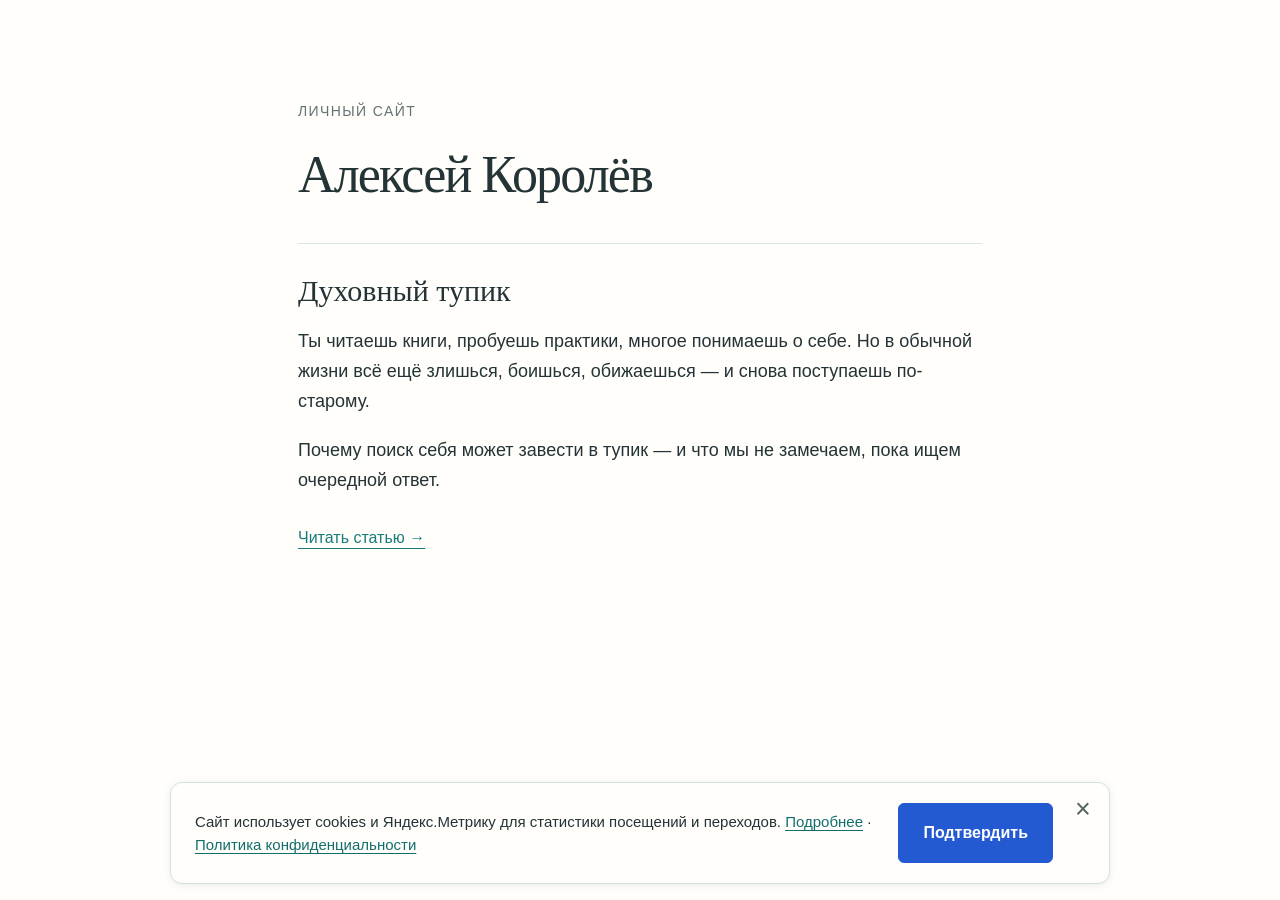
<file: index.html>
<!doctype html>
<html lang="ru"><head><meta charset="utf-8"><meta name="viewport" content="width=device-width,initial-scale=1"><meta name="robots" content="noindex,nofollow"><title>Алексей Королёв</title><meta name="description" content="Алексей Королёв. «Духовный тупик» — о поиске себя, привычных реакциях и возвращении к обычной жизни."><style>
:root{color-scheme:light}*{box-sizing:border-box}body{margin:0;background:#fffefb;color:#243335;font-family:Arial,Helvetica,sans-serif;line-height:1.65}main{max-width:740px;margin:0 auto;padding:100px 28px 60px}.label{font-size:14px;letter-spacing:.1em;text-transform:uppercase;color:#637373;margin-bottom:22px}h1{font-family:Georgia,'Times New Roman',serif;font-weight:400;font-size:52px;line-height:1.15;letter-spacing:-.035em;margin:0 0 26px}p{font-size:18px;margin:0 0 20px}.links{margin-top:38px;padding-top:28px;border-top:1px solid #dbe5e1}h2{font-family:Georgia,'Times New Roman',serif;font-size:30px;font-weight:400;line-height:1.25;margin:0 0 18px}a{display:inline-flex;align-items:center;min-height:44px;color:#187c7b;text-underline-offset:5px}a:focus-visible{outline:2px solid #187c7b;outline-offset:5px}@media(max-width:600px){main{padding:66px 22px 40px}h1{font-size:38px}p{font-size:17px}}
</style><link rel="stylesheet" href="assets/analytics.css"><script defer src="assets/analytics.js" data-track="true"></script></head><body><main><p class="label">Личный сайт</p><h1>Алексей Королёв</h1><section class="links" aria-labelledby="article-title"><h2 id="article-title">Духовный тупик</h2><p>Ты читаешь книги, пробуешь практики, многое понимаешь о себе. Но в обычной жизни всё ещё злишься, боишься, обижаешься — и снова поступаешь по-старому.</p><p>Почему поиск себя может завести в тупик — и что мы не замечаем, пока ищем очередной ответ.</p><a href="duhovny-tupik/" data-ak-goal="home_to_article" data-ak-placement="article_link">Читать статью →</a></section></main></body></html>
</file>
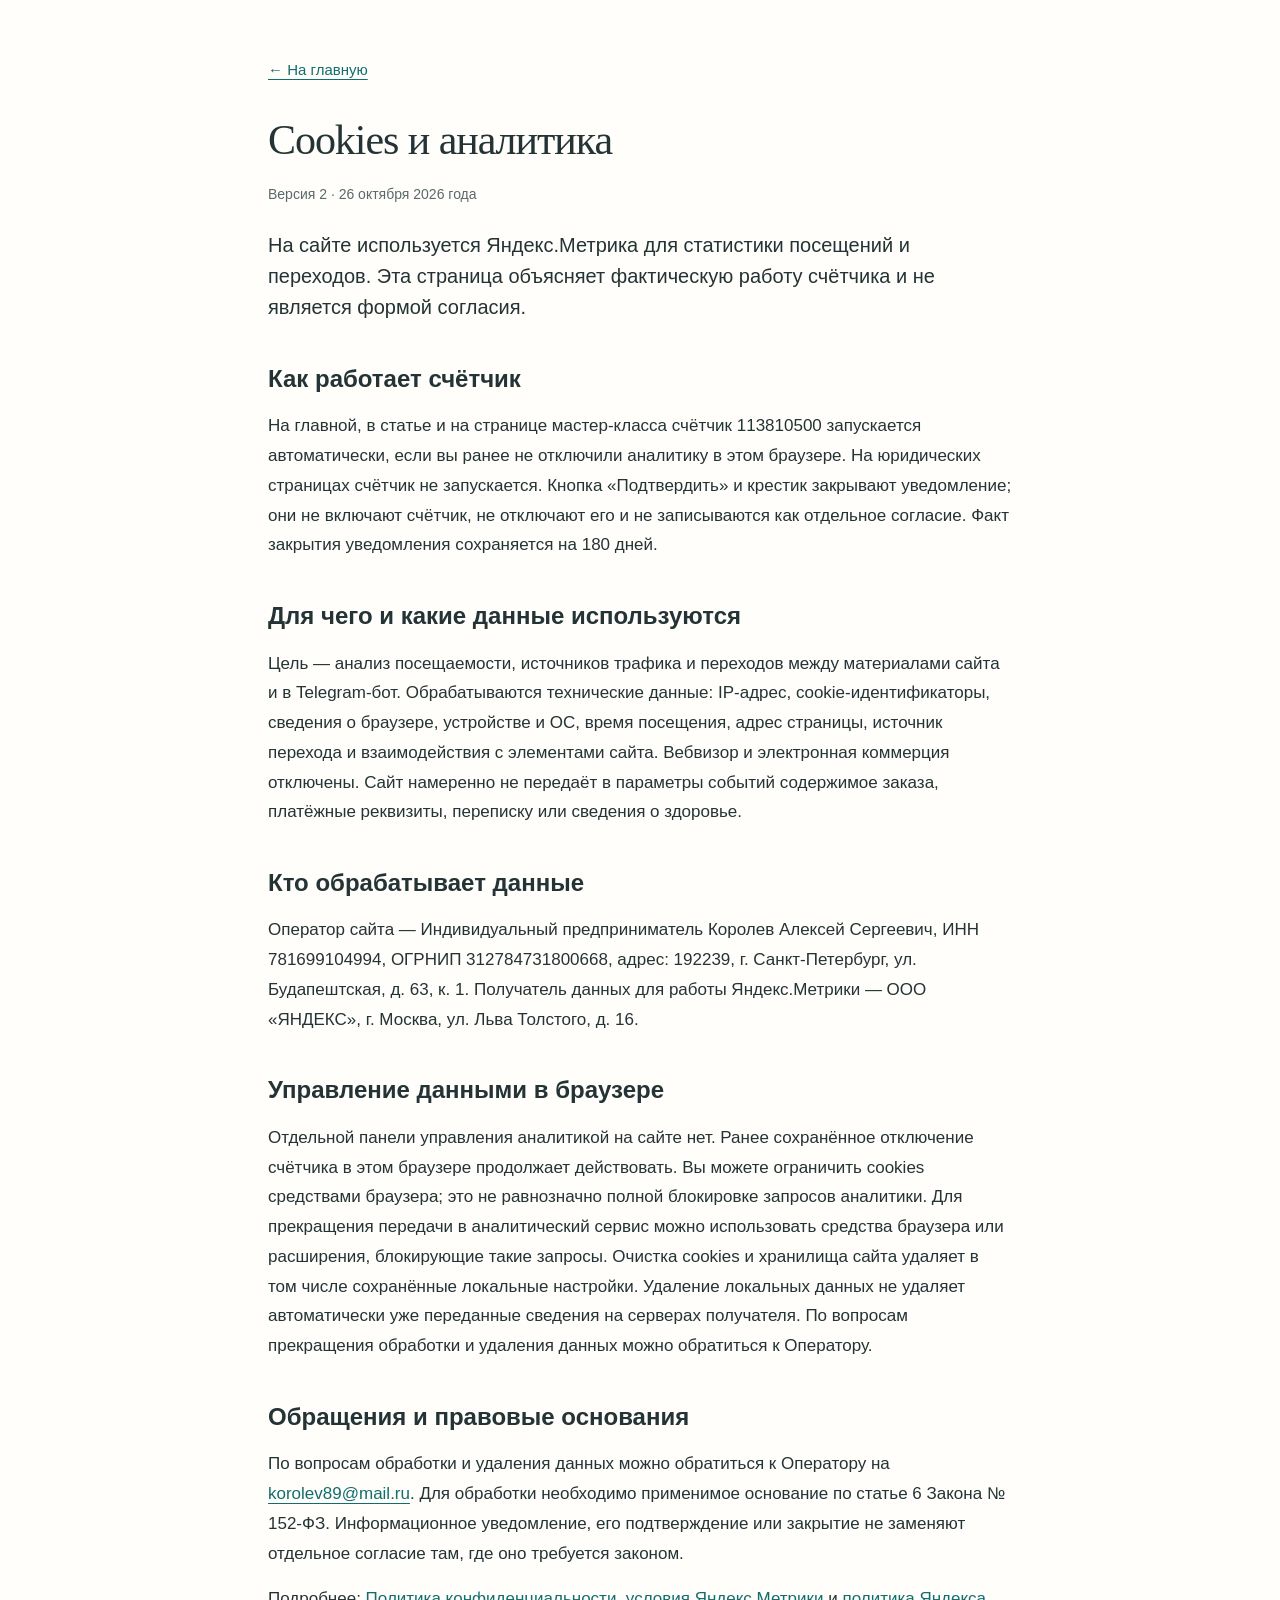
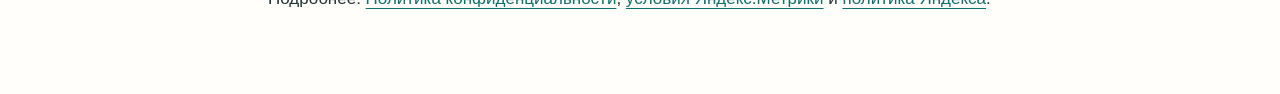
<file: analytics-consent/index.html>
<!doctype html><html lang="ru"><head><meta charset="utf-8"><meta name="viewport" content="width=device-width,initial-scale=1"><title>Cookies и аналитика — Алексей Королёв</title><style>*{box-sizing:border-box}html{scroll-behavior:smooth}body{margin:0;background:#fffefb;color:#243335;font:17px/1.75 Arial,Helvetica,sans-serif}main{max-width:800px;margin:auto;padding:48px 28px 64px}a{color:#126e6d;text-underline-offset:4px;overflow-wrap:anywhere}a:focus-visible{outline:2px solid #126e6d;outline-offset:4px}.back{display:inline-flex;align-items:center;min-height:44px;font-size:15px}.meta{color:#596969;font-size:14px;margin:16px 0 24px}h1{font:400 42px/1.18 Georgia,serif;letter-spacing:-.025em;margin:24px 0 16px;overflow-wrap:anywhere}h2{font-size:24px;line-height:1.35;margin:40px 0 16px}p{margin:0 0 16px}.lead{font-size:20px;line-height:1.55}li{margin-bottom:8px}ul{padding-left:24px}table{width:100%;border-collapse:collapse;font-size:15px;line-height:1.6;table-layout:fixed}th,td{text-align:left;vertical-align:top;border:1px solid #d4dedb;padding:12px;overflow-wrap:anywhere}th{background:#eef3f0}footer{border-top:1px solid #d4dedb;margin-top:40px;padding-top:24px;display:flex;flex-wrap:wrap;gap:12px 24px;font-size:15px}footer a{display:inline-flex;align-items:center;min-height:44px}@media(max-width:600px){main{padding:24px 20px 40px}h1{font-size:32px}h2{font-size:23px}body{font-size:16px}.lead{font-size:18px}table,thead,tbody,tr,td,th{display:block}thead{display:none}tr{border:1px solid #d4dedb;margin-bottom:16px}td{border:0;border-bottom:1px solid #e1e7e4;font-size:16px}td:first-child{font-weight:bold;background:#eef3f0}td:nth-child(2):before{content:'Данные: ';font-weight:bold}td:nth-child(3):before{content:'Основание: ';font-weight:bold}}@media print{body{font-size:11pt;background:white;color:black}main{max-width:none;padding:0}a{color:inherit}footer,.back{display:none}h2{break-after:avoid}tr{break-inside:avoid}}</style><link rel="stylesheet" href="../assets/analytics.css"><script defer src="../assets/analytics.js" data-track="false"></script></head><body><main><a class="back" href="../">← На главную</a><h1>Cookies и аналитика</h1><p class="meta">Версия 2 · 26 октября 2026 года</p><p class="lead">На сайте используется Яндекс.Метрика для статистики посещений и переходов. Эта страница объясняет фактическую работу счётчика и не является формой согласия.</p>
<h2>Как работает счётчик</h2><p>На главной, в статье и на странице мастер-класса счётчик 113810500 запускается автоматически, если вы ранее не отключили аналитику в этом браузере. На юридических страницах счётчик не запускается. Кнопка «Подтвердить» и крестик закрывают уведомление; они не включают счётчик, не отключают его и не записываются как отдельное согласие. Факт закрытия уведомления сохраняется на 180 дней.</p>
<h2>Для чего и какие данные используются</h2><p>Цель — анализ посещаемости, источников трафика и переходов между материалами сайта и в Telegram-бот. Обрабатываются технические данные: IP-адрес, cookie-идентификаторы, сведения о браузере, устройстве и ОС, время посещения, адрес страницы, источник перехода и взаимодействия с элементами сайта. Вебвизор и электронная коммерция отключены. Сайт намеренно не передаёт в параметры событий содержимое заказа, платёжные реквизиты, переписку или сведения о здоровье.</p>
<h2>Кто обрабатывает данные</h2><p>Оператор сайта — Индивидуальный предприниматель Королев Алексей Сергеевич, ИНН 781699104994, ОГРНИП 312784731800668, адрес: 192239, г. Санкт-Петербург, ул. Будапештская, д. 63, к. 1. Получатель данных для работы Яндекс.Метрики — ООО «ЯНДЕКС», г. Москва, ул. Льва Толстого, д. 16.</p>
<h2>Управление данными в браузере</h2><p>Отдельной панели управления аналитикой на сайте нет. Ранее сохранённое отключение счётчика в этом браузере продолжает действовать. Вы можете ограничить cookies средствами браузера; это не равнозначно полной блокировке запросов аналитики. Для прекращения передачи в аналитический сервис можно использовать средства браузера или расширения, блокирующие такие запросы. Очистка cookies и хранилища сайта удаляет в том числе сохранённые локальные настройки. Удаление локальных данных не удаляет автоматически уже переданные сведения на серверах получателя. По вопросам прекращения обработки и удаления данных можно обратиться к Оператору.</p><h2>Обращения и правовые основания</h2><p>По вопросам обработки и удаления данных можно обратиться к Оператору на <a href="mailto:korolev89@mail.ru">korolev89@mail.ru</a>. Для обработки необходимо применимое основание по статье 6 Закона № 152-ФЗ. Информационное уведомление, его подтверждение или закрытие не заменяют отдельное согласие там, где оно требуется законом.</p><p>Подробнее: <a href="../policy/">Политика конфиденциальности</a>, <a href="https://yandex.ru/legal/metrica_termsofuse/">условия Яндекс.Метрики</a> и <a href="https://yandex.ru/legal/confidential/">политика Яндекса</a>.</p></main></body></html>
</file>
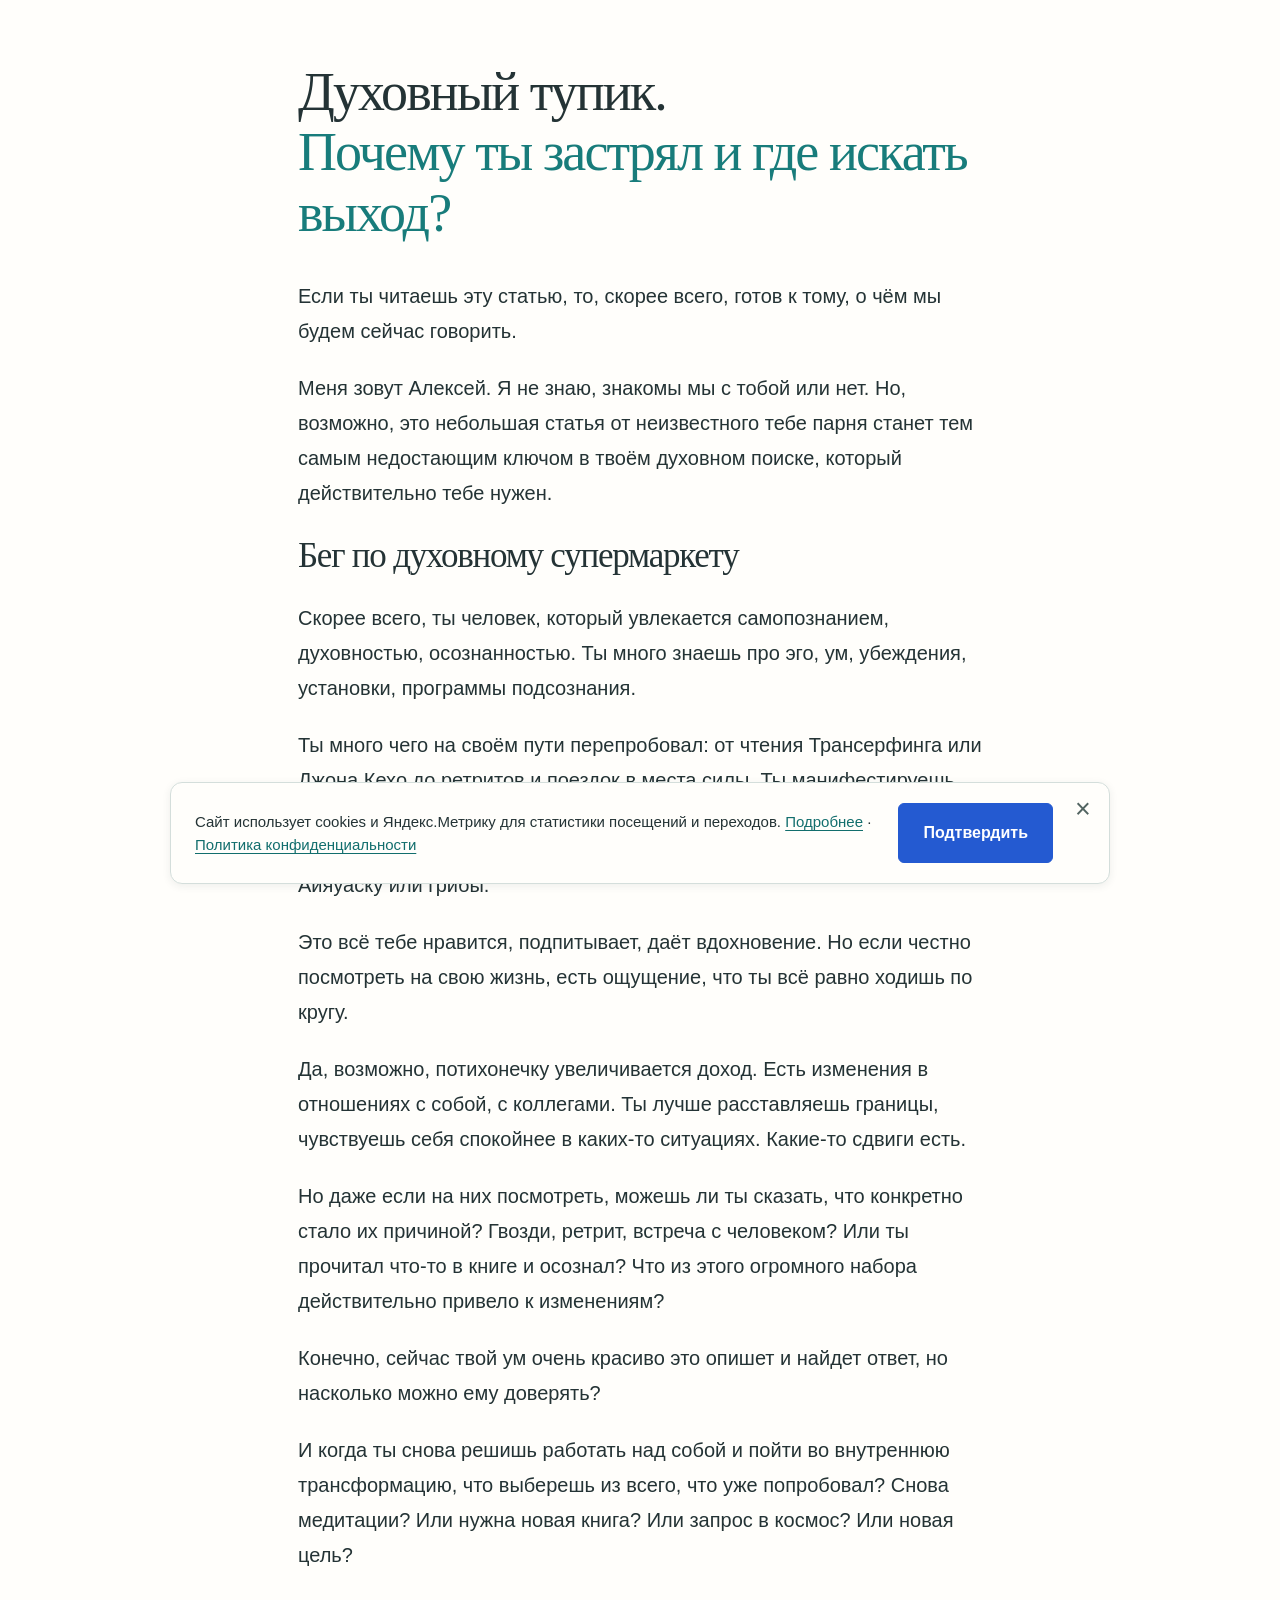
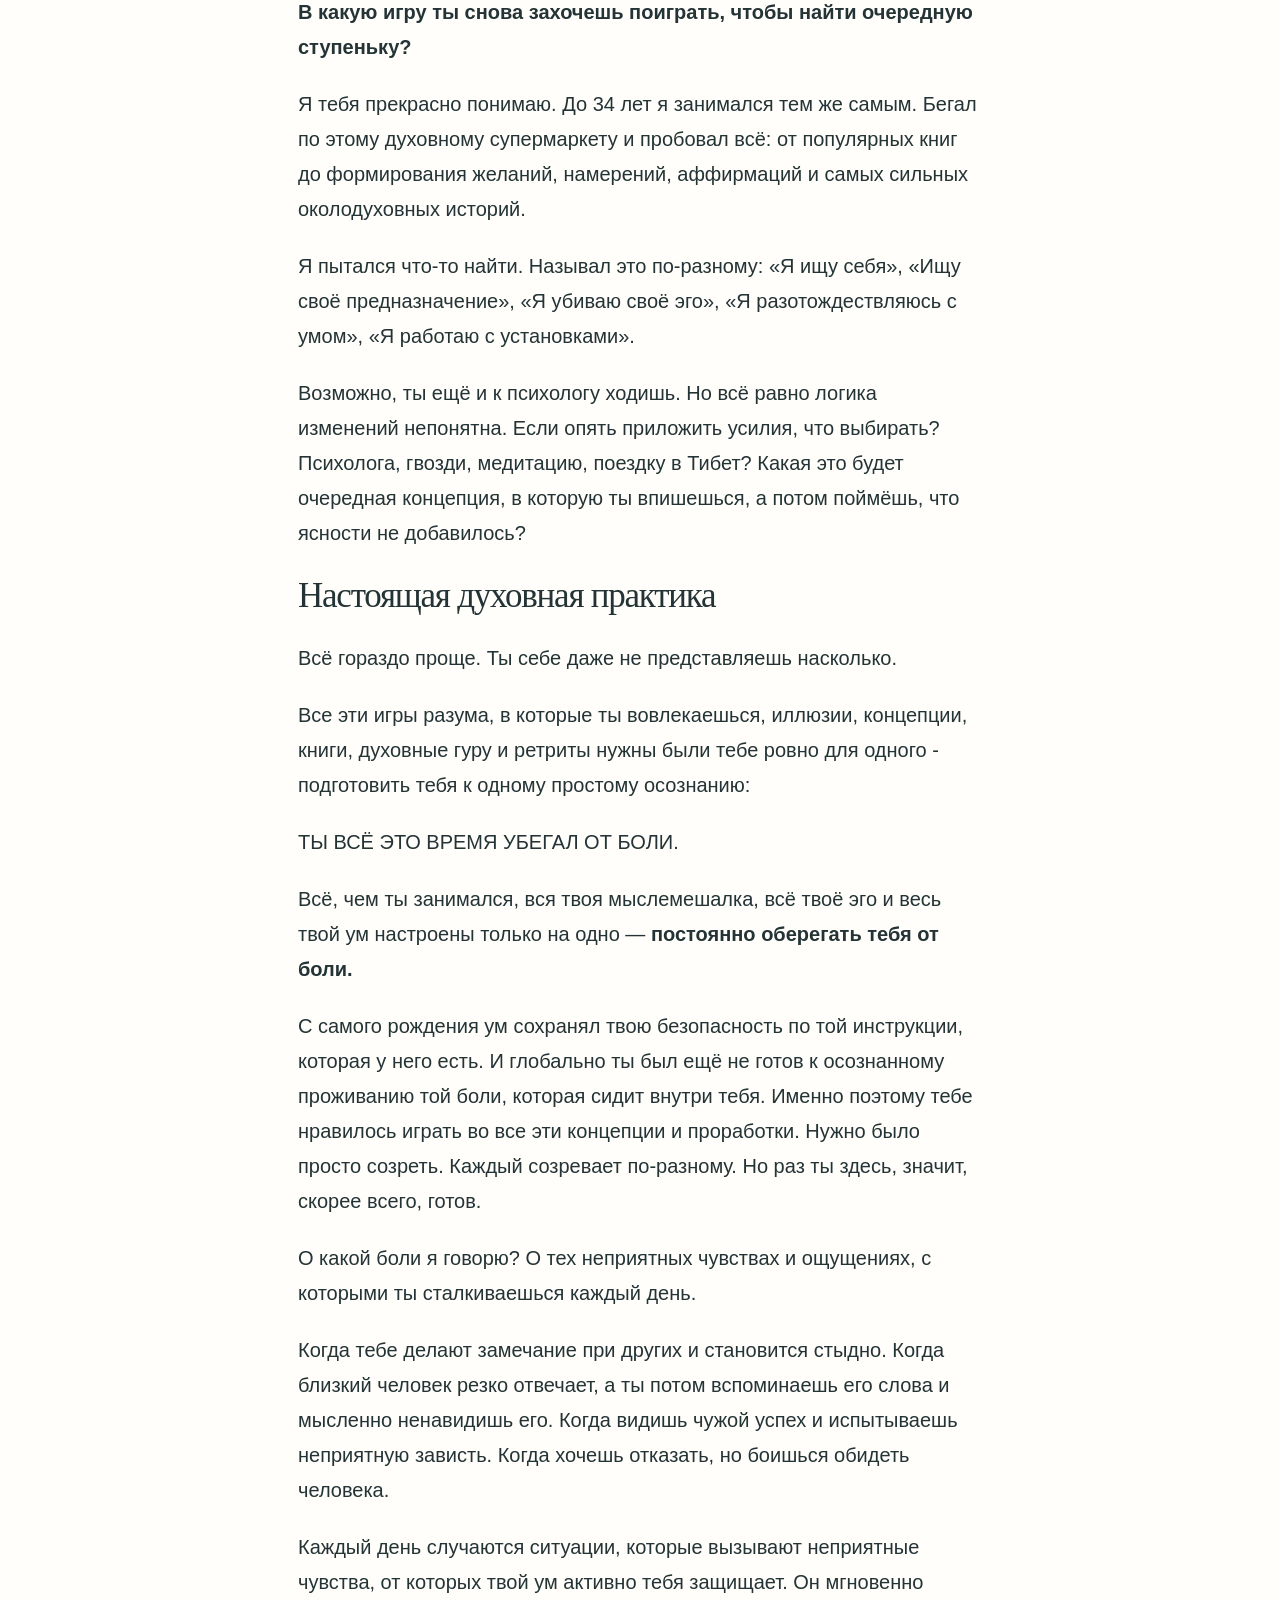
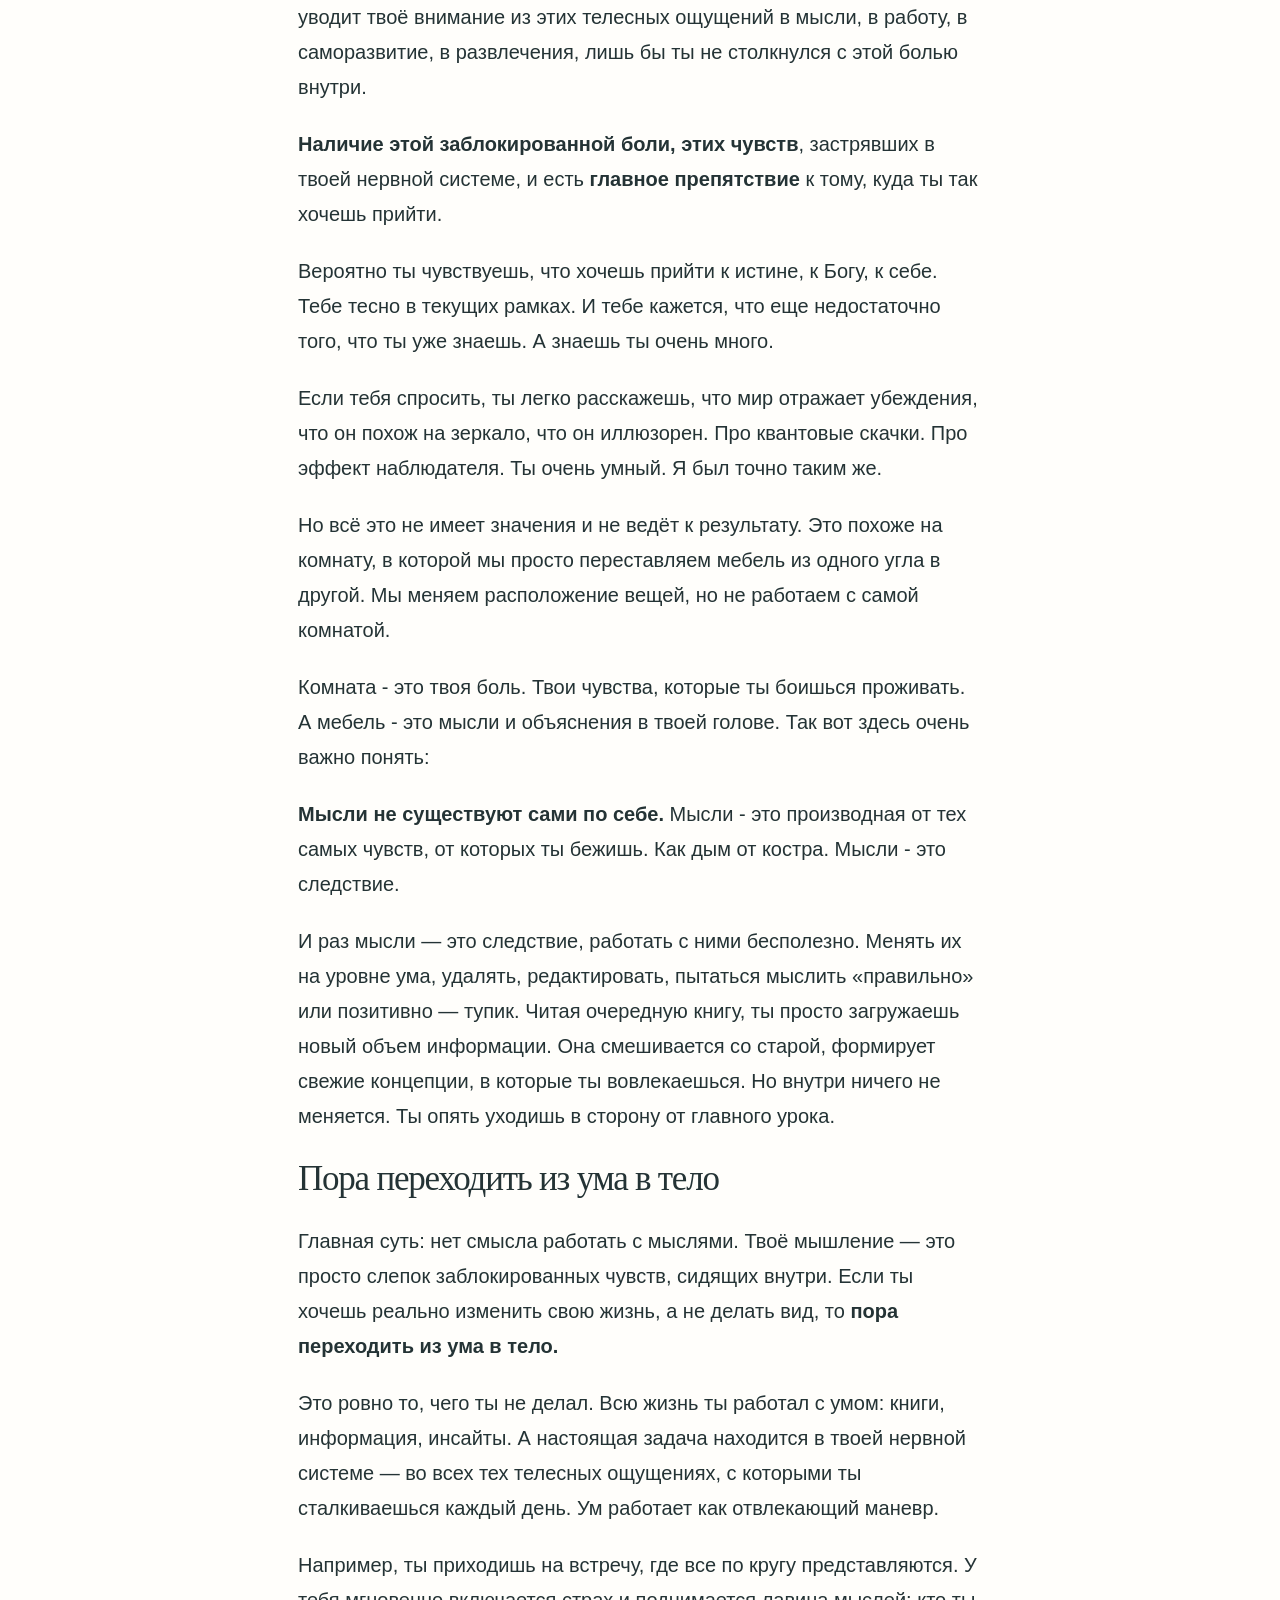
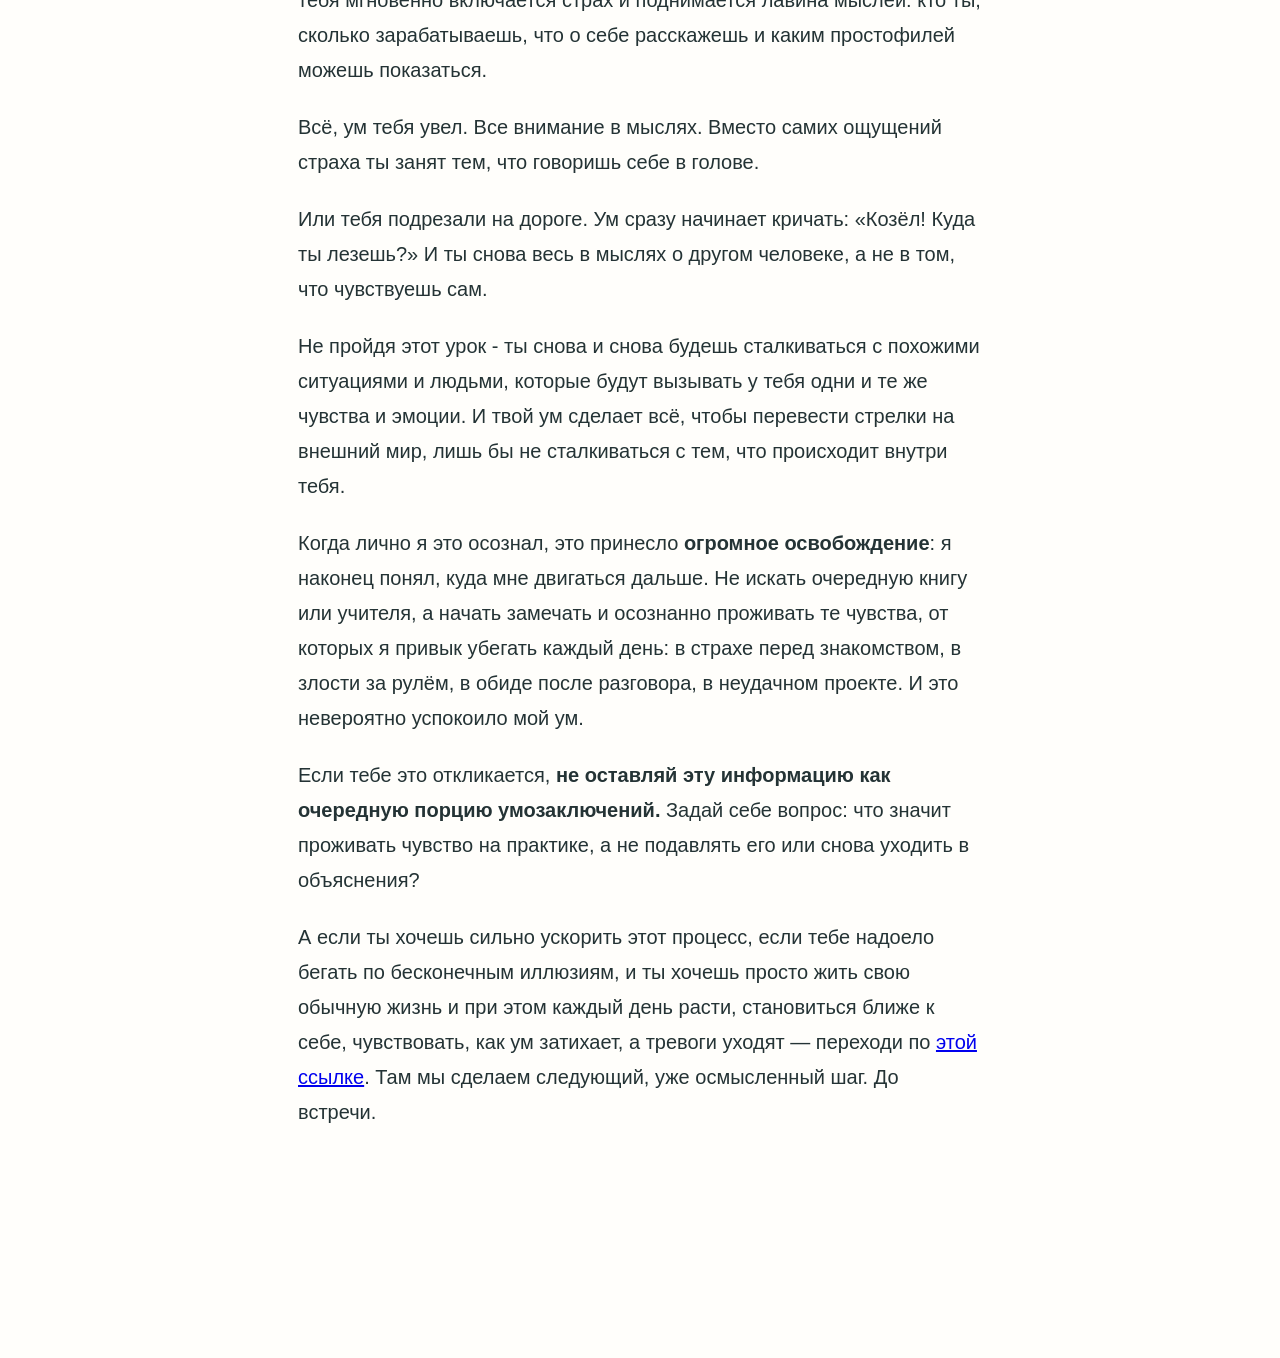
<file: duhovny-tupik/index.html>
<!DOCTYPE html>

<html lang="ru"><head><meta charset="utf-8"/><meta content="width=device-width,initial-scale=1" name="viewport"/><meta content="noindex,nofollow" name="robots"/><meta content="strict-origin-when-cross-origin" name="referrer"/><title>Духовный тупик. Почему ты застрял и где искать выход?</title><meta content="О духовном поиске, привычных поступках и чувствах, которые мы не замечаем в обычной жизни. Личный опыт Алексея Королёва." name="description"/><style>
:root{--ink:#243335;--muted:#637373;--accent:#187c7b;--paper:#fffefb;--line:#dbe5e1}*{box-sizing:border-box}html{scroll-behavior:smooth}body{margin:0;background:var(--paper);color:var(--ink);font-family:Arial,Helvetica,sans-serif;-webkit-font-smoothing:antialiased}.review{background:#203436;color:#edf6f3;padding:9px 18px;text-align:center;font-size:12px;line-height:1.5}.masthead{max-width:1040px;margin:auto;padding:24px 30px;border-bottom:1px solid var(--line);display:flex;justify-content:space-between;gap:16px;font-size:13px}.masthead a{color:var(--muted);text-decoration:none}.brand{font-weight:700;letter-spacing:.02em}main{max-width:740px;margin:0 auto;padding:0 28px 72px}.article-header{padding:62px 0 8px}.eyebrow{color:var(--accent);font-size:12px!important;font-weight:700;letter-spacing:.13em;text-transform:uppercase;margin:0 0 20px!important}h1,h2{font-family:Georgia,'Times New Roman',serif;font-weight:400;letter-spacing:-.035em}h1{font-size:54px;line-height:1.12;margin:0 0 28px}h1 em{font-style:normal;color:var(--accent)}.lead{font-size:23px;line-height:1.55;color:#46595a;margin:0 0 30px}.byline{display:flex;align-items:center;gap:12px;font-size:13px;line-height:1.6}.byline strong{display:block;font-size:14px}.byline div>span{color:var(--muted)}.avatar{display:grid;place-items:center;border:1px solid #b7cbc6;width:43px;height:43px;border-radius:50%;font-family:Georgia,serif;flex-shrink:0}section{padding-top:0}h2{font-size:35px;line-height:1.2;margin:24px 0}p,li{font-size:20px;line-height:1.75}p{margin:0 0 22px}strong{font-weight:700}blockquote{margin:40px 0;padding:28px 26px;border-left:4px solid var(--accent);background:#eaf4ef}blockquote p{font-family:Georgia,serif;font-size:36px;line-height:1.35;color:#165e5d;margin:0}.scenes{margin:28px 0;padding:8px 0 0 23px;border-left:1px solid #bbd2cb}.scenes p{font-size:19px}.next-step{margin:44px -24px 0;padding:32px 24px 16px;background:#eaf4ef;border:1px solid #d3e4da;border-radius:8px}.next-step h2{margin-top:0}.next-step ul{padding-left:23px;margin:0 0 24px}.next-step li{margin-bottom:12px}.button{display:inline-block;background:var(--accent);color:#fff;text-decoration:none;border-radius:5px;padding:17px 22px;font-size:16px;line-height:1.5;font-weight:700;margin:6px 0 18px}.button:hover{background:#126362}.button span{margin-left:8px}.cta-note{font-size:13px;line-height:1.6;color:var(--muted)}footer{max-width:740px;margin:0 auto;padding:26px 28px 42px;border-top:1px solid var(--line)}footer p{font-size:12px;line-height:1.65;color:var(--muted);margin:0 0 8px}a:focus-visible{outline:3px solid #d8a054;outline-offset:5px}.skip{position:absolute;left:16px;top:-80px;background:white;padding:12px}.skip:focus{top:12px}h2{scroll-margin-top:20px}@media(max-width:600px){.masthead{padding:19px 22px}.article-header{padding-top:40px}main{padding:0 22px 46px}h1{font-size:38px;line-height:1.16}.lead{font-size:21px}p,li{font-size:18px;line-height:1.75}h2{font-size:30px}.byline{font-size:12px}.scenes{padding-left:17px}.scenes p{font-size:18px}blockquote{padding:23px 18px;margin:32px 0}blockquote p{font-size:30px}.next-step{margin:36px -8px 0;padding:26px 18px 12px}.button{width:100%;text-align:center;font-size:15px}footer{padding-left:22px;padding-right:22px}}@media(prefers-reduced-motion:reduce){html{scroll-behavior:auto}}

.next-step{padding-bottom:0}
</style><link href="https://aleksskorolev.ru/duhovny-tupik/" rel="canonical"/><link rel="stylesheet" href="../assets/analytics.css"><script defer src="../assets/analytics.js" data-track="true"></script></head><body><a class="skip" href="#article">Перейти к статье</a><main><article id="article"><header class="article-header"><h1>Духовный тупик.<br/><em>Почему ты застрял и где искать выход?</em></h1></header><section><p>Если ты читаешь эту статью, то, скорее всего, готов к тому, о чём мы будем сейчас говорить. </p><p>Меня зовут Алексей. Я не знаю, знакомы мы с тобой или нет. Но, возможно, это небольшая статья от неизвестного тебе парня станет тем самым недостающим ключом в твоём духовном поиске, который действительно тебе нужен. </p><h2>Бег по духовному супермаркету</h2><p>Скорее всего, ты человек, который увлекается самопознанием, духовностью, осознанностью. Ты много знаешь про эго, ум, убеждения, установки, программы подсознания. </p><p>Ты много чего на своём пути перепробовал: от чтения Трансерфинга или Джона Кехо до ретритов и поездок в места силы. Ты манифестируешь, визуализируешь, аффирмируешь. Читаешь духовных учителей: Ошо, Нисаргадатту Махараджа, Раману Махарши. Возможно, пробовал Айяуаску или грибы. </p><p>Это всё тебе нравится, подпитывает, даёт вдохновение. Но если честно посмотреть на свою жизнь, есть ощущение, что ты всё равно ходишь по кругу. </p><p>Да, возможно, потихонечку увеличивается доход. Есть изменения в отношениях с собой, с коллегами. Ты лучше расставляешь границы, чувствуешь себя спокойнее в каких-то ситуациях. Какие-то сдвиги есть. </p><p>Но даже если на них посмотреть, можешь ли ты сказать, что конкретно стало их причиной? Гвозди, ретрит, встреча с человеком? Или ты прочитал что-то в книге и осознал? Что из этого огромного набора действительно привело к изменениям? </p><p>Конечно, сейчас твой ум очень красиво это опишет и найдет ответ, но насколько можно ему доверять? </p><p>И когда ты снова решишь работать над собой и пойти во внутреннюю трансформацию, что выберешь из всего, что уже попробовал? Снова медитации? Или нужна новая книга? Или запрос в космос? Или новая цель? </p><p><strong>В какую игру ты снова захочешь поиграть, чтобы найти </strong> <strong>очередную ступеньку? </strong></p><p>Я тебя прекрасно понимаю. До 34 лет я занимался тем же самым. Бегал по этому духовному супермаркету и пробовал всё: от популярных книг до формирования желаний, намерений, аффирмаций и самых сильных околодуховных историй. </p><p>Я пытался что-то найти. Называл это по-разному: «Я ищу себя», «Ищу своё предназначение», «Я убиваю своё эго», «Я разотождествляюсь с умом», «Я работаю с установками». </p><p>Возможно, ты ещё и к психологу ходишь. Но всё равно логика изменений непонятна. Если опять приложить усилия, что выбирать? Психолога, гвозди, медитацию, поездку в Тибет? Какая это будет очередная концепция, в которую ты впишешься, а потом поймёшь, что ясности не добавилось?</p><h2>Настоящая духовная практика</h2><p>Всё гораздо проще. Ты себе даже не представляешь насколько. </p><p>Все эти игры разума, в которые ты вовлекаешься, иллюзии, концепции, книги, духовные гуру и ретриты нужны были тебе ровно для одного - подготовить тебя к одному простому осознанию:</p><p>ТЫ ВСЁ ЭТО ВРЕМЯ УБЕГАЛ ОТ БОЛИ.</p><p>Всё, чем ты занимался, вся твоя мыслемешалка, всё твоё эго и весь твой ум настроены только на одно — <strong>постоянно оберегать тебя от </strong> <strong>боли.</strong> </p><p>С самого рождения ум сохранял твою безопасность по той инструкции, которая у него есть. И глобально ты был ещё не готов к осознанному проживанию той боли, которая сидит внутри тебя. Именно поэтому тебе нравилось играть во все эти концепции и проработки. Нужно было просто созреть. Каждый созревает по-разному. Но раз ты здесь, значит, скорее всего, готов. </p><p>О какой боли я говорю? О тех неприятных чувствах и ощущениях, с которыми ты сталкиваешься каждый день. </p><p>Когда тебе делают замечание при других и становится стыдно. Когда близкий человек резко отвечает, а ты потом вспоминаешь его слова и мысленно ненавидишь его. Когда видишь чужой успех и испытываешь неприятную зависть. Когда хочешь отказать, но боишься обидеть человека. </p><p>Каждый день случаются ситуации, которые вызывают неприятные чувства, от которых твой ум активно тебя защищает. Он мгновенно уводит твоё внимание из этих телесных ощущений в мысли, в работу, в саморазвитие, в развлечения, лишь бы ты не столкнулся с этой болью внутри. </p><p><strong>Наличие этой заблокированной боли, этих чувств</strong>, застрявших в твоей нервной системе, и есть <strong>главное препятствие</strong> к тому, куда ты так хочешь прийти. </p><p>Вероятно ты чувствуешь, что хочешь прийти к истине, к Богу, к себе. Тебе тесно в текущих рамках. И тебе кажется, что еще недостаточно того, что ты уже знаешь. А знаешь ты очень много. </p><p>Если тебя спросить, ты легко расскажешь, что мир отражает убеждения, что он похож на зеркало, что он иллюзорен. Про квантовые скачки. Про эффект наблюдателя. Ты очень умный. Я был точно таким же. </p><p>Но всё это не имеет значения и не ведёт к результату. Это похоже на комнату, в которой мы просто переставляем мебель из одного угла в другой. Мы меняем расположение вещей, но не работаем с самой комнатой. </p><p>Комната - это твоя боль. Твои чувства, которые ты боишься проживать.  А мебель - это мысли и объяснения в твоей голове. Так вот здесь очень важно понять: </p><p><strong>Мысли не существуют сами по себе. </strong>Мысли - это производная от тех самых чувств, от которых ты бежишь. Как дым от костра. Мысли - это следствие. </p><p>И раз мысли — это следствие, работать с ними бесполезно. Менять их на уровне ума, удалять, редактировать, пытаться мыслить «правильно» или позитивно — тупик. Читая очередную книгу, ты просто загружаешь новый объем информации. Она смешивается со старой, формирует свежие концепции, в которые ты вовлекаешься. Но внутри ничего не меняется. Ты опять уходишь в сторону от главного урока. </p><h2>Пора переходить из ума в тело</h2><p>Главная суть: нет смысла работать с мыслями. Твоё мышление — это просто слепок заблокированных чувств, сидящих внутри. Если ты хочешь реально изменить свою жизнь, а не делать вид, то <strong>пора </strong> <strong>переходить из ума в тело.</strong> </p><p>Это ровно то, чего ты не делал. Всю жизнь ты работал с умом: книги, информация, инсайты. А настоящая задача находится в твоей нервной системе — во всех тех телесных ощущениях, с которыми ты сталкиваешься каждый день. Ум работает как отвлекающий маневр. </p><p>Например, ты приходишь на встречу, где все по кругу представляются. У тебя мгновенно включается страх и поднимается лавина мыслей: кто ты, сколько зарабатываешь, что о себе расскажешь и каким простофилей можешь показаться. </p><p>Всё, ум тебя увел. Все внимание в мыслях. Вместо самих ощущений страха ты занят тем, что говоришь себе в голове. </p><p>Или тебя подрезали на дороге. Ум сразу начинает кричать: «Козёл! Куда ты лезешь?» И ты снова весь в мыслях о другом человеке, а не в том, что чувствуешь сам. </p><p>Не пройдя этот урок - ты снова и снова будешь сталкиваться с похожими ситуациями и людьми, которые будут вызывать у тебя одни и те же чувства и эмоции. И твой ум сделает всё, чтобы перевести стрелки на внешний мир, лишь бы не сталкиваться с тем, что происходит внутри тебя. </p><p>Когда лично я это осознал, это принесло <strong>огромное освобождение</strong>: я наконец понял, куда мне двигаться дальше. Не искать очередную книгу или учителя, а начать замечать и осознанно проживать те чувства, от которых я привык убегать каждый день: в страхе перед знакомством, в злости за рулём, в обиде после разговора, в неудачном проекте. И это невероятно успокоило мой ум. </p><p>Если тебе это откликается, <strong>не оставляй эту информацию как </strong> <strong>очередную порцию умозаключений.</strong> Задай себе вопрос: что значит проживать чувство на практике, а не подавлять его или снова уходить в объяснения? </p><p>А если ты хочешь сильно ускорить этот процесс, если тебе надоело бегать по бесконечным иллюзиям, и ты хочешь просто жить свою обычную жизнь и при этом каждый день расти, становиться ближе к себе, чувствовать, как ум затихает, а тревоги уходят — переходи по <a href="../master-class/" data-ak-goal="article_to_masterclass" data-ak-placement="article_link">этой ссылке</a>. Там мы сделаем следующий, уже осмысленный шаг. До встречи. </p></section></article></main></body></html>
</file>
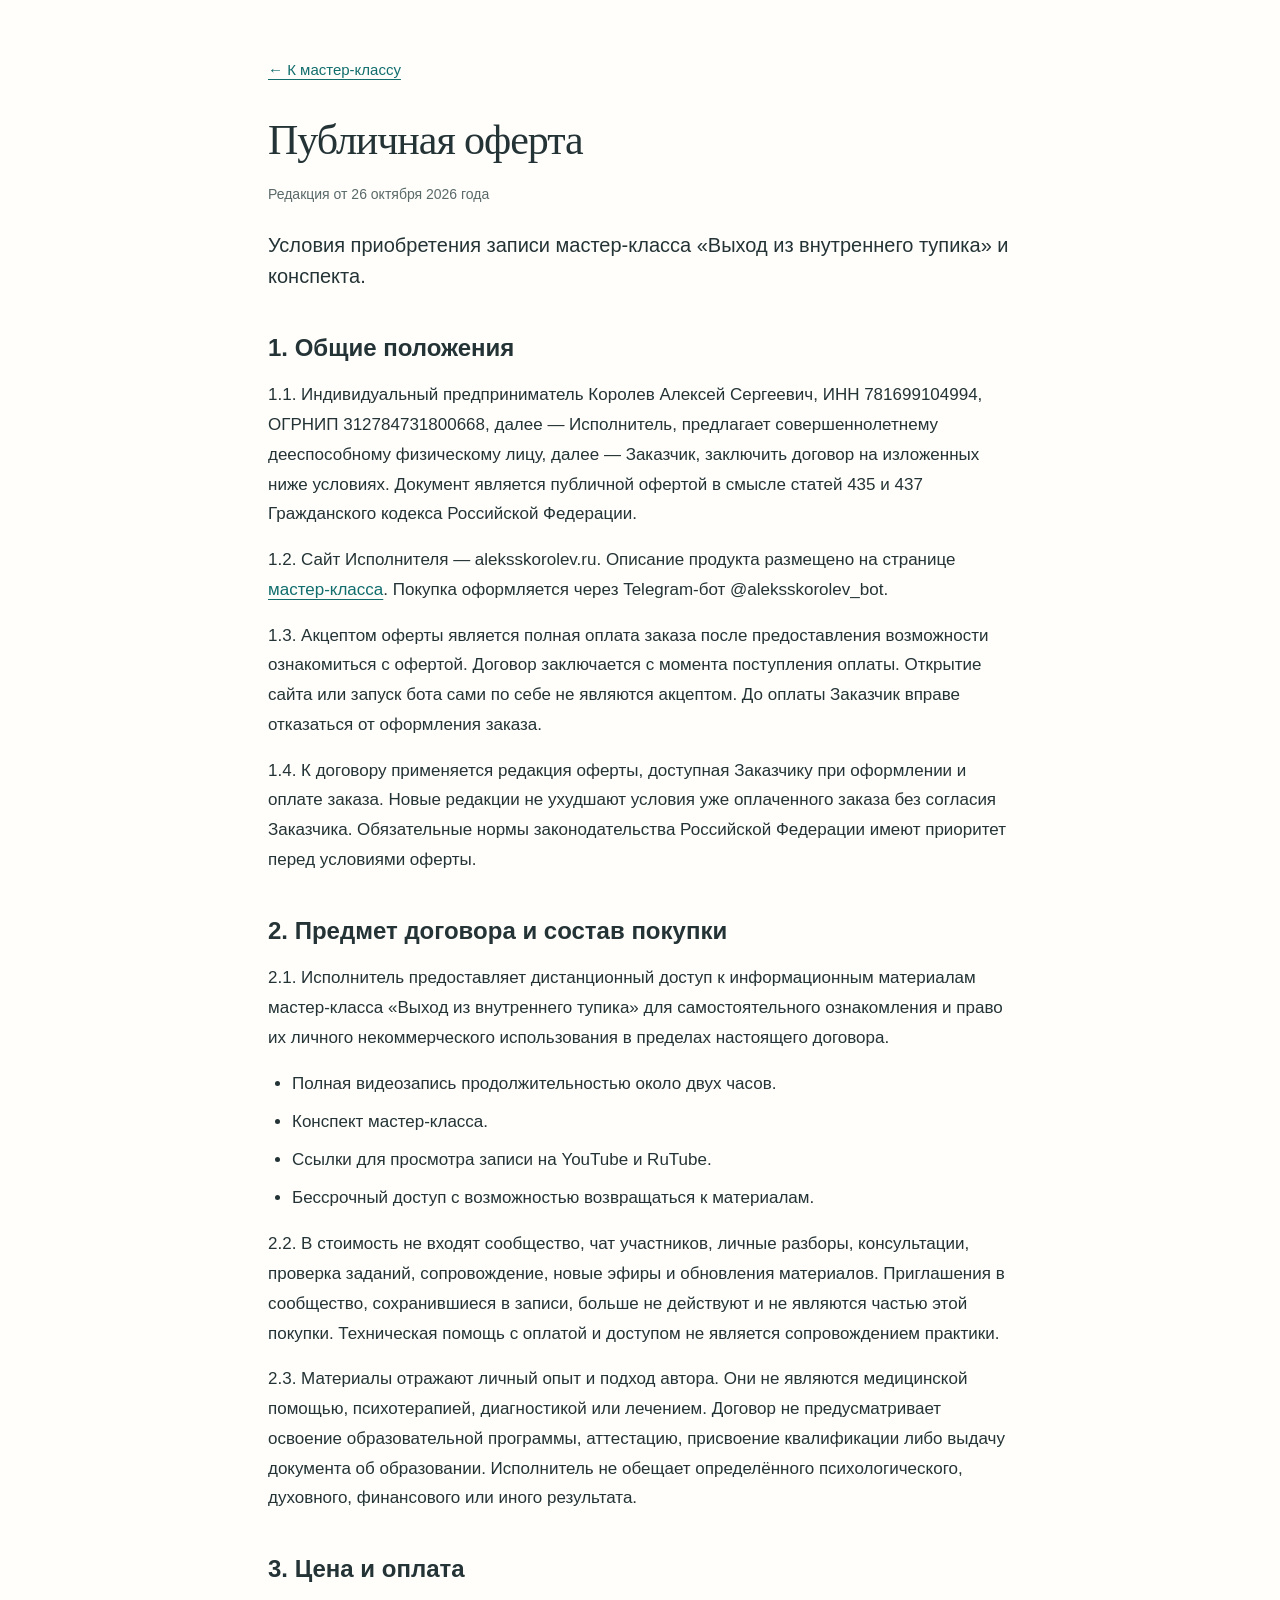
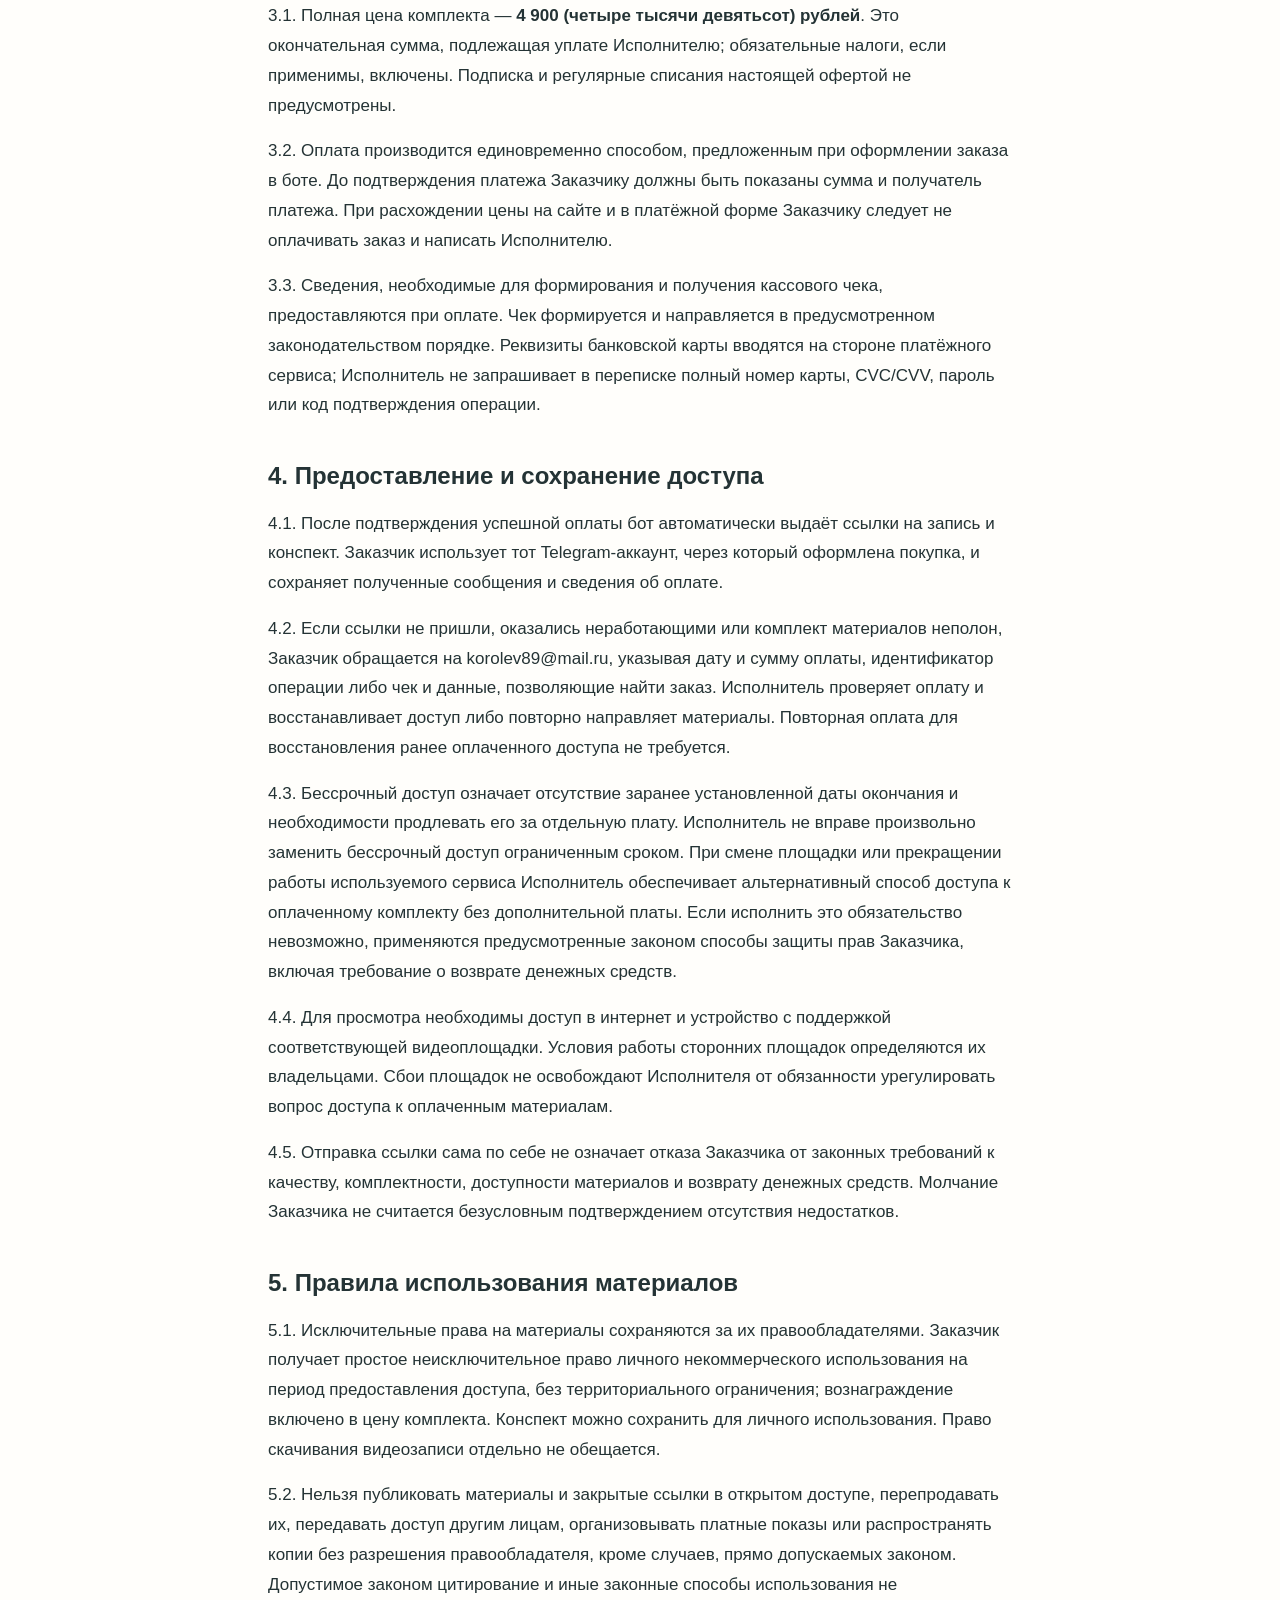
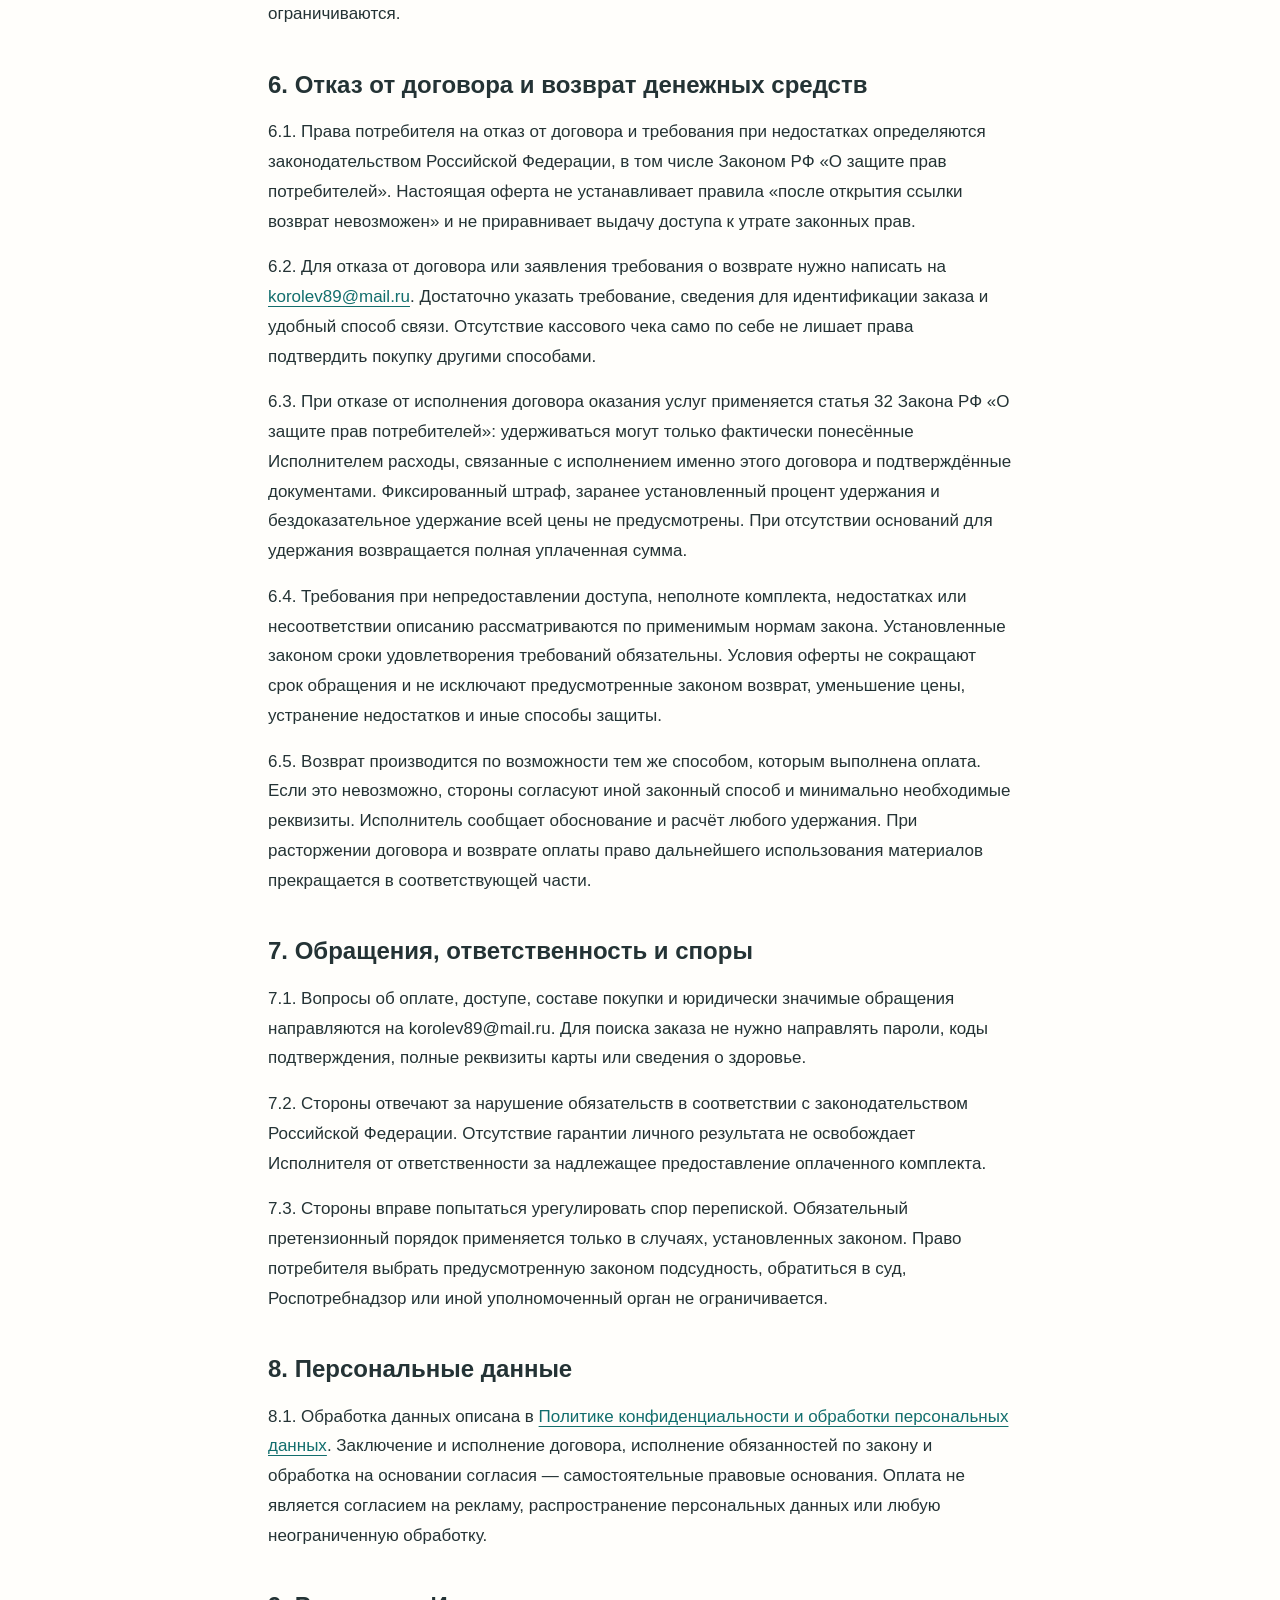
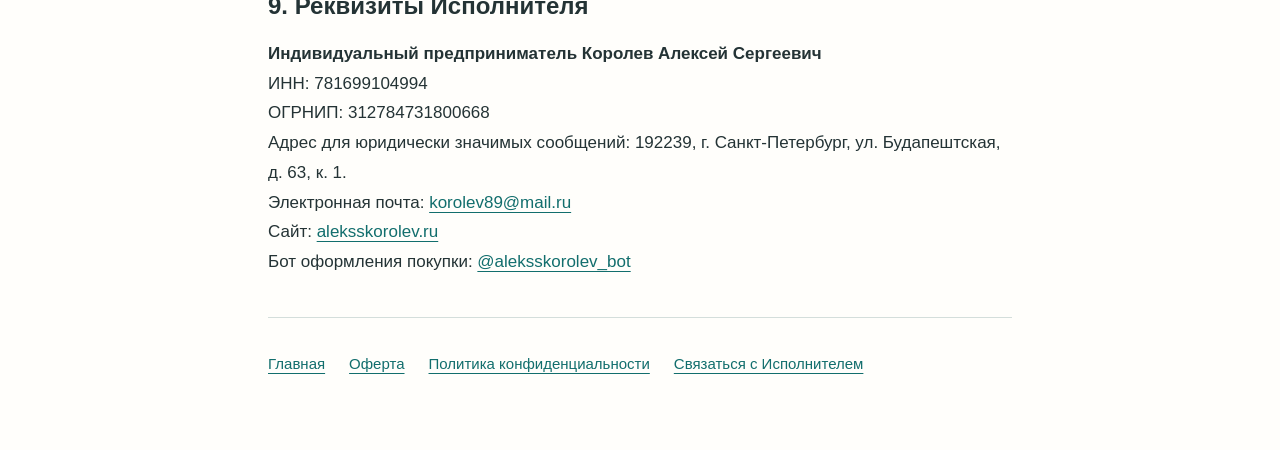
<file: oferta/index.html>
<!doctype html><html lang="ru"><head><meta charset="utf-8"><meta name="viewport" content="width=device-width,initial-scale=1"><title>Публичная оферта — Алексей Королёв</title><meta name="description" content="Публичная оферта. ИП Королев Алексей Сергеевич. Мастер-класс «Выход из внутреннего тупика»."><link rel="canonical" href="https://aleksskorolev.ru/oferta/"><style>*{box-sizing:border-box}html{scroll-behavior:smooth}body{margin:0;background:#fffefb;color:#243335;font:17px/1.75 Arial,Helvetica,sans-serif}main{max-width:800px;margin:auto;padding:48px 28px 64px}a{color:#126e6d;text-underline-offset:4px;overflow-wrap:anywhere}a:focus-visible{outline:2px solid #126e6d;outline-offset:4px}.back{display:inline-flex;align-items:center;min-height:44px;font-size:15px}.meta{color:#596969;font-size:14px;margin:16px 0 24px}h1{font:400 42px/1.18 Georgia,serif;letter-spacing:-.025em;margin:24px 0 16px;overflow-wrap:anywhere}h2{font-size:24px;line-height:1.35;margin:40px 0 16px}p{margin:0 0 16px}.lead{font-size:20px;line-height:1.55}li{margin-bottom:8px}ul{padding-left:24px}table{width:100%;border-collapse:collapse;font-size:15px;line-height:1.6;table-layout:fixed}th,td{text-align:left;vertical-align:top;border:1px solid #d4dedb;padding:12px;overflow-wrap:anywhere}th{background:#eef3f0}footer{border-top:1px solid #d4dedb;margin-top:40px;padding-top:24px;display:flex;flex-wrap:wrap;gap:12px 24px;font-size:15px}footer a{display:inline-flex;align-items:center;min-height:44px}@media(max-width:600px){main{padding:24px 20px 40px}h1{font-size:32px}h2{font-size:23px}body{font-size:16px}.lead{font-size:18px}table,thead,tbody,tr,td,th{display:block}thead{display:none}tr{border:1px solid #d4dedb;margin-bottom:16px}td{border:0;border-bottom:1px solid #e1e7e4;font-size:16px}td:first-child{font-weight:bold;background:#eef3f0}td:nth-child(2):before{content:'Данные: ';font-weight:bold}td:nth-child(3):before{content:'Основание: ';font-weight:bold}}@media print{body{font-size:11pt;background:white;color:black}main{max-width:none;padding:0}a{color:inherit}footer,.back{display:none}h2{break-after:avoid}tr{break-inside:avoid}}</style></head><body><main><a class="back" href="../master-class/">← К мастер-классу</a><h1>Публичная оферта</h1><p class="meta">Редакция от 26 октября 2026 года</p>
<p class="lead">Условия приобретения записи мастер-класса «Выход из внутреннего тупика» и конспекта.</p>
<h2>1. Общие положения</h2>
<p>1.1. Индивидуальный предприниматель Королев Алексей Сергеевич, ИНН 781699104994, ОГРНИП 312784731800668, далее — Исполнитель, предлагает совершеннолетнему дееспособному физическому лицу, далее — Заказчик, заключить договор на изложенных ниже условиях. Документ является публичной офертой в смысле статей 435 и 437 Гражданского кодекса Российской Федерации.</p>
<p>1.2. Сайт Исполнителя — aleksskorolev.ru. Описание продукта размещено на странице <a href="../master-class/">мастер-класса</a>. Покупка оформляется через Telegram-бот @aleksskorolev_bot.</p>
<p>1.3. Акцептом оферты является полная оплата заказа после предоставления возможности ознакомиться с офертой. Договор заключается с момента поступления оплаты. Открытие сайта или запуск бота сами по себе не являются акцептом. До оплаты Заказчик вправе отказаться от оформления заказа.</p>
<p>1.4. К договору применяется редакция оферты, доступная Заказчику при оформлении и оплате заказа. Новые редакции не ухудшают условия уже оплаченного заказа без согласия Заказчика. Обязательные нормы законодательства Российской Федерации имеют приоритет перед условиями оферты.</p>
<h2>2. Предмет договора и состав покупки</h2>
<p>2.1. Исполнитель предоставляет дистанционный доступ к информационным материалам мастер-класса «Выход из внутреннего тупика» для самостоятельного ознакомления и право их личного некоммерческого использования в пределах настоящего договора.</p>
<ul><li>Полная видеозапись продолжительностью около двух часов.</li><li>Конспект мастер-класса.</li><li>Ссылки для просмотра записи на YouTube и RuTube.</li><li>Бессрочный доступ с возможностью возвращаться к материалам.</li></ul>
<p>2.2. В стоимость не входят сообщество, чат участников, личные разборы, консультации, проверка заданий, сопровождение, новые эфиры и обновления материалов. Приглашения в сообщество, сохранившиеся в записи, больше не действуют и не являются частью этой покупки. Техническая помощь с оплатой и доступом не является сопровождением практики.</p>
<p>2.3. Материалы отражают личный опыт и подход автора. Они не являются медицинской помощью, психотерапией, диагностикой или лечением. Договор не предусматривает освоение образовательной программы, аттестацию, присвоение квалификации либо выдачу документа об образовании. Исполнитель не обещает определённого психологического, духовного, финансового или иного результата.</p>
<h2>3. Цена и оплата</h2>
<p>3.1. Полная цена комплекта — <strong>4 900 (четыре тысячи девятьсот) рублей</strong>. Это окончательная сумма, подлежащая уплате Исполнителю; обязательные налоги, если применимы, включены. Подписка и регулярные списания настоящей офертой не предусмотрены.</p>
<p>3.2. Оплата производится единовременно способом, предложенным при оформлении заказа в боте. До подтверждения платежа Заказчику должны быть показаны сумма и получатель платежа. При расхождении цены на сайте и в платёжной форме Заказчику следует не оплачивать заказ и написать Исполнителю.</p>
<p>3.3. Сведения, необходимые для формирования и получения кассового чека, предоставляются при оплате. Чек формируется и направляется в предусмотренном законодательством порядке. Реквизиты банковской карты вводятся на стороне платёжного сервиса; Исполнитель не запрашивает в переписке полный номер карты, CVC/CVV, пароль или код подтверждения операции.</p>
<h2>4. Предоставление и сохранение доступа</h2>
<p>4.1. После подтверждения успешной оплаты бот автоматически выдаёт ссылки на запись и конспект. Заказчик использует тот Telegram-аккаунт, через который оформлена покупка, и сохраняет полученные сообщения и сведения об оплате.</p>
<p>4.2. Если ссылки не пришли, оказались неработающими или комплект материалов неполон, Заказчик обращается на korolev89@mail.ru, указывая дату и сумму оплаты, идентификатор операции либо чек и данные, позволяющие найти заказ. Исполнитель проверяет оплату и восстанавливает доступ либо повторно направляет материалы. Повторная оплата для восстановления ранее оплаченного доступа не требуется.</p>
<p>4.3. Бессрочный доступ означает отсутствие заранее установленной даты окончания и необходимости продлевать его за отдельную плату. Исполнитель не вправе произвольно заменить бессрочный доступ ограниченным сроком. При смене площадки или прекращении работы используемого сервиса Исполнитель обеспечивает альтернативный способ доступа к оплаченному комплекту без дополнительной платы. Если исполнить это обязательство невозможно, применяются предусмотренные законом способы защиты прав Заказчика, включая требование о возврате денежных средств.</p>
<p>4.4. Для просмотра необходимы доступ в интернет и устройство с поддержкой соответствующей видеоплощадки. Условия работы сторонних площадок определяются их владельцами. Сбои площадок не освобождают Исполнителя от обязанности урегулировать вопрос доступа к оплаченным материалам.</p>
<p>4.5. Отправка ссылки сама по себе не означает отказа Заказчика от законных требований к качеству, комплектности, доступности материалов и возврату денежных средств. Молчание Заказчика не считается безусловным подтверждением отсутствия недостатков.</p>
<h2>5. Правила использования материалов</h2>
<p>5.1. Исключительные права на материалы сохраняются за их правообладателями. Заказчик получает простое неисключительное право личного некоммерческого использования на период предоставления доступа, без территориального ограничения; вознаграждение включено в цену комплекта. Конспект можно сохранить для личного использования. Право скачивания видеозаписи отдельно не обещается.</p>
<p>5.2. Нельзя публиковать материалы и закрытые ссылки в открытом доступе, перепродавать их, передавать доступ другим лицам, организовывать платные показы или распространять копии без разрешения правообладателя, кроме случаев, прямо допускаемых законом. Допустимое законом цитирование и иные законные способы использования не ограничиваются.</p>
<h2>6. Отказ от договора и возврат денежных средств</h2>
<p>6.1. Права потребителя на отказ от договора и требования при недостатках определяются законодательством Российской Федерации, в том числе Законом РФ «О защите прав потребителей». Настоящая оферта не устанавливает правила «после открытия ссылки возврат невозможен» и не приравнивает выдачу доступа к утрате законных прав.</p>
<p>6.2. Для отказа от договора или заявления требования о возврате нужно написать на <a href="mailto:korolev89@mail.ru">korolev89@mail.ru</a>. Достаточно указать требование, сведения для идентификации заказа и удобный способ связи. Отсутствие кассового чека само по себе не лишает права подтвердить покупку другими способами.</p>
<p>6.3. При отказе от исполнения договора оказания услуг применяется статья 32 Закона РФ «О защите прав потребителей»: удерживаться могут только фактически понесённые Исполнителем расходы, связанные с исполнением именно этого договора и подтверждённые документами. Фиксированный штраф, заранее установленный процент удержания и бездоказательное удержание всей цены не предусмотрены. При отсутствии оснований для удержания возвращается полная уплаченная сумма.</p>
<p>6.4. Требования при непредоставлении доступа, неполноте комплекта, недостатках или несоответствии описанию рассматриваются по применимым нормам закона. Установленные законом сроки удовлетворения требований обязательны. Условия оферты не сокращают срок обращения и не исключают предусмотренные законом возврат, уменьшение цены, устранение недостатков и иные способы защиты.</p>
<p>6.5. Возврат производится по возможности тем же способом, которым выполнена оплата. Если это невозможно, стороны согласуют иной законный способ и минимально необходимые реквизиты. Исполнитель сообщает обоснование и расчёт любого удержания. При расторжении договора и возврате оплаты право дальнейшего использования материалов прекращается в соответствующей части.</p>
<h2>7. Обращения, ответственность и споры</h2>
<p>7.1. Вопросы об оплате, доступе, составе покупки и юридически значимые обращения направляются на korolev89@mail.ru. Для поиска заказа не нужно направлять пароли, коды подтверждения, полные реквизиты карты или сведения о здоровье.</p>
<p>7.2. Стороны отвечают за нарушение обязательств в соответствии с законодательством Российской Федерации. Отсутствие гарантии личного результата не освобождает Исполнителя от ответственности за надлежащее предоставление оплаченного комплекта.</p>
<p>7.3. Стороны вправе попытаться урегулировать спор перепиской. Обязательный претензионный порядок применяется только в случаях, установленных законом. Право потребителя выбрать предусмотренную законом подсудность, обратиться в суд, Роспотребнадзор или иной уполномоченный орган не ограничивается.</p>
<h2>8. Персональные данные</h2>
<p>8.1. Обработка данных описана в <a href="../policy/">Политике конфиденциальности и обработки персональных данных</a>. Заключение и исполнение договора, исполнение обязанностей по закону и обработка на основании согласия — самостоятельные правовые основания. Оплата не является согласием на рекламу, распространение персональных данных или любую неограниченную обработку.</p>
<h2>9. Реквизиты Исполнителя</h2>
<p><strong>Индивидуальный предприниматель Королев Алексей Сергеевич</strong><br>ИНН: 781699104994<br>ОГРНИП: 312784731800668<br>Адрес для юридически значимых сообщений: 192239, г. Санкт-Петербург, ул. Будапештская, д. 63, к. 1.<br>Электронная почта: <a href="mailto:korolev89@mail.ru">korolev89@mail.ru</a><br>Сайт: <a href="https://aleksskorolev.ru/">aleksskorolev.ru</a><br>Бот оформления покупки: <a href="https://t.me/aleksskorolev_bot">@aleksskorolev_bot</a></p><footer><a href="../">Главная</a><a href="../oferta/">Оферта</a><a href="../policy/">Политика конфиденциальности</a><a href="mailto:korolev89@mail.ru">Связаться с Исполнителем</a></footer></main></body></html>
</file>
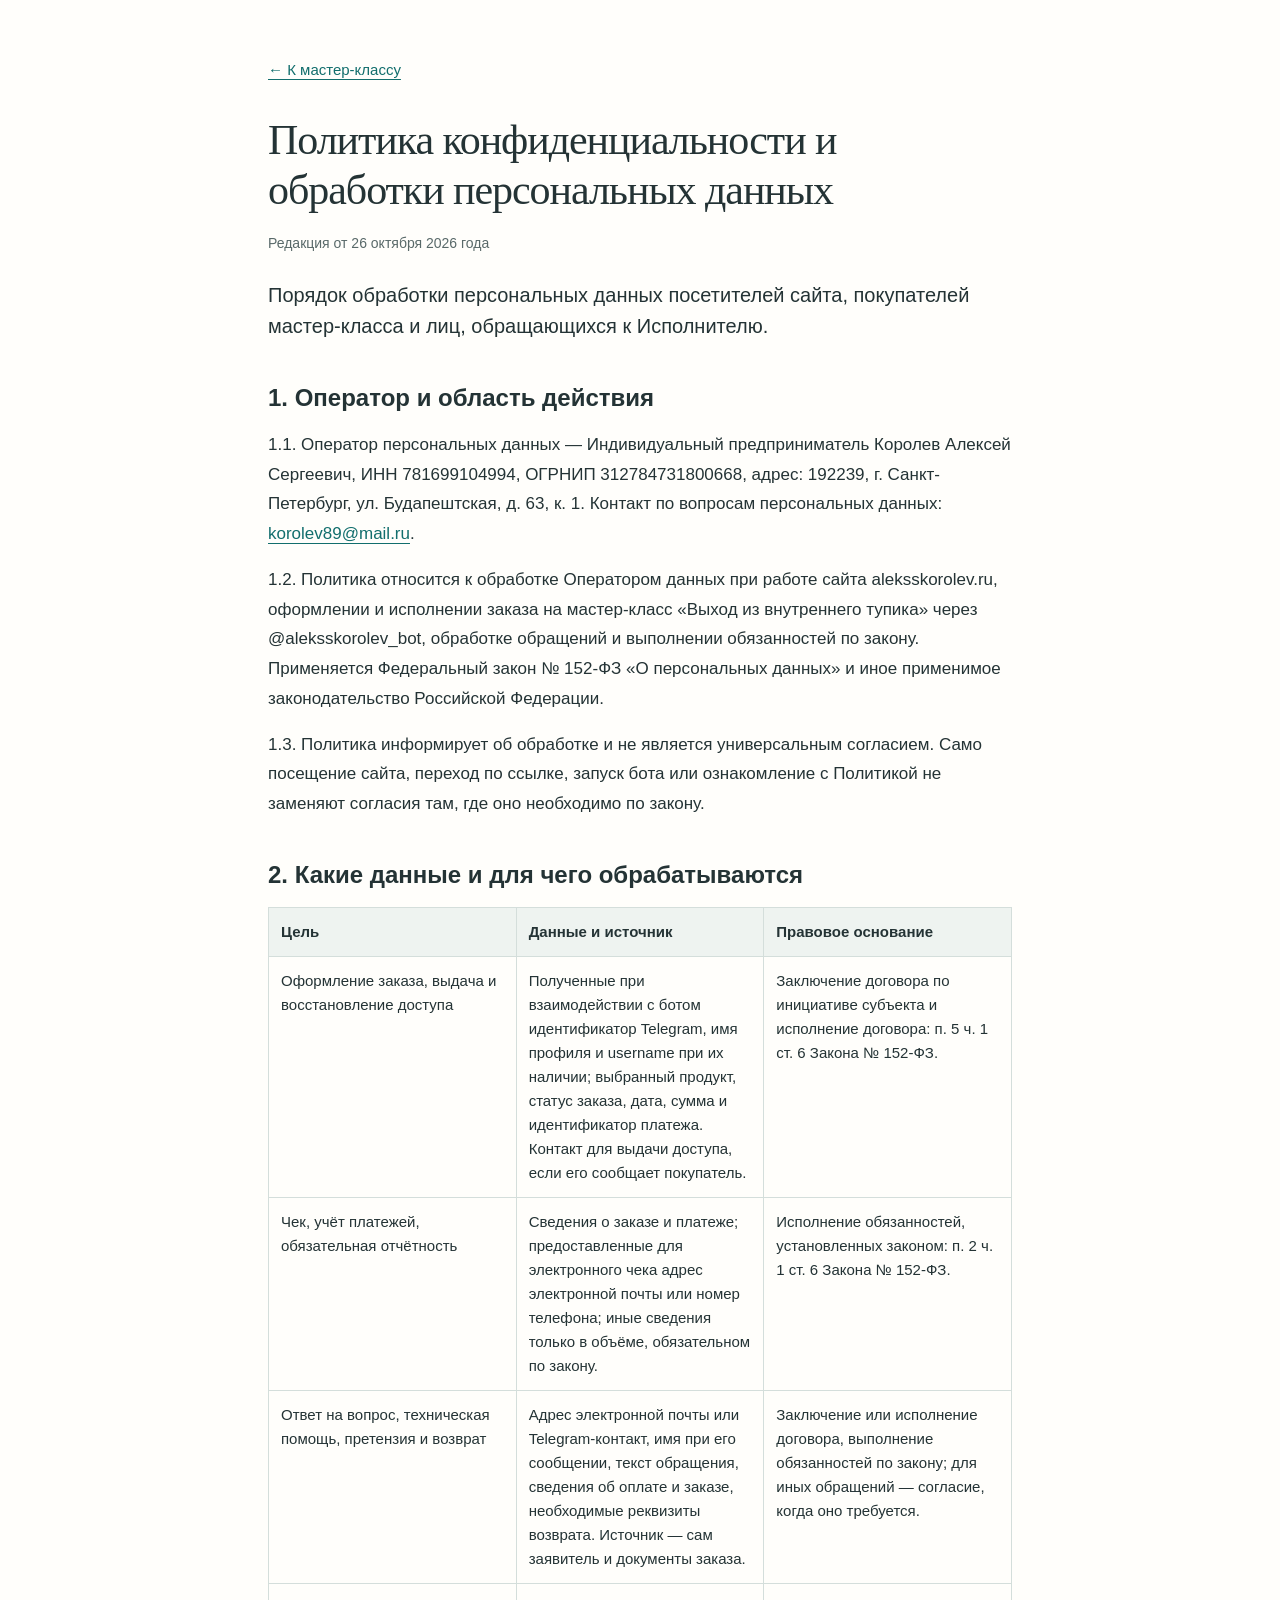
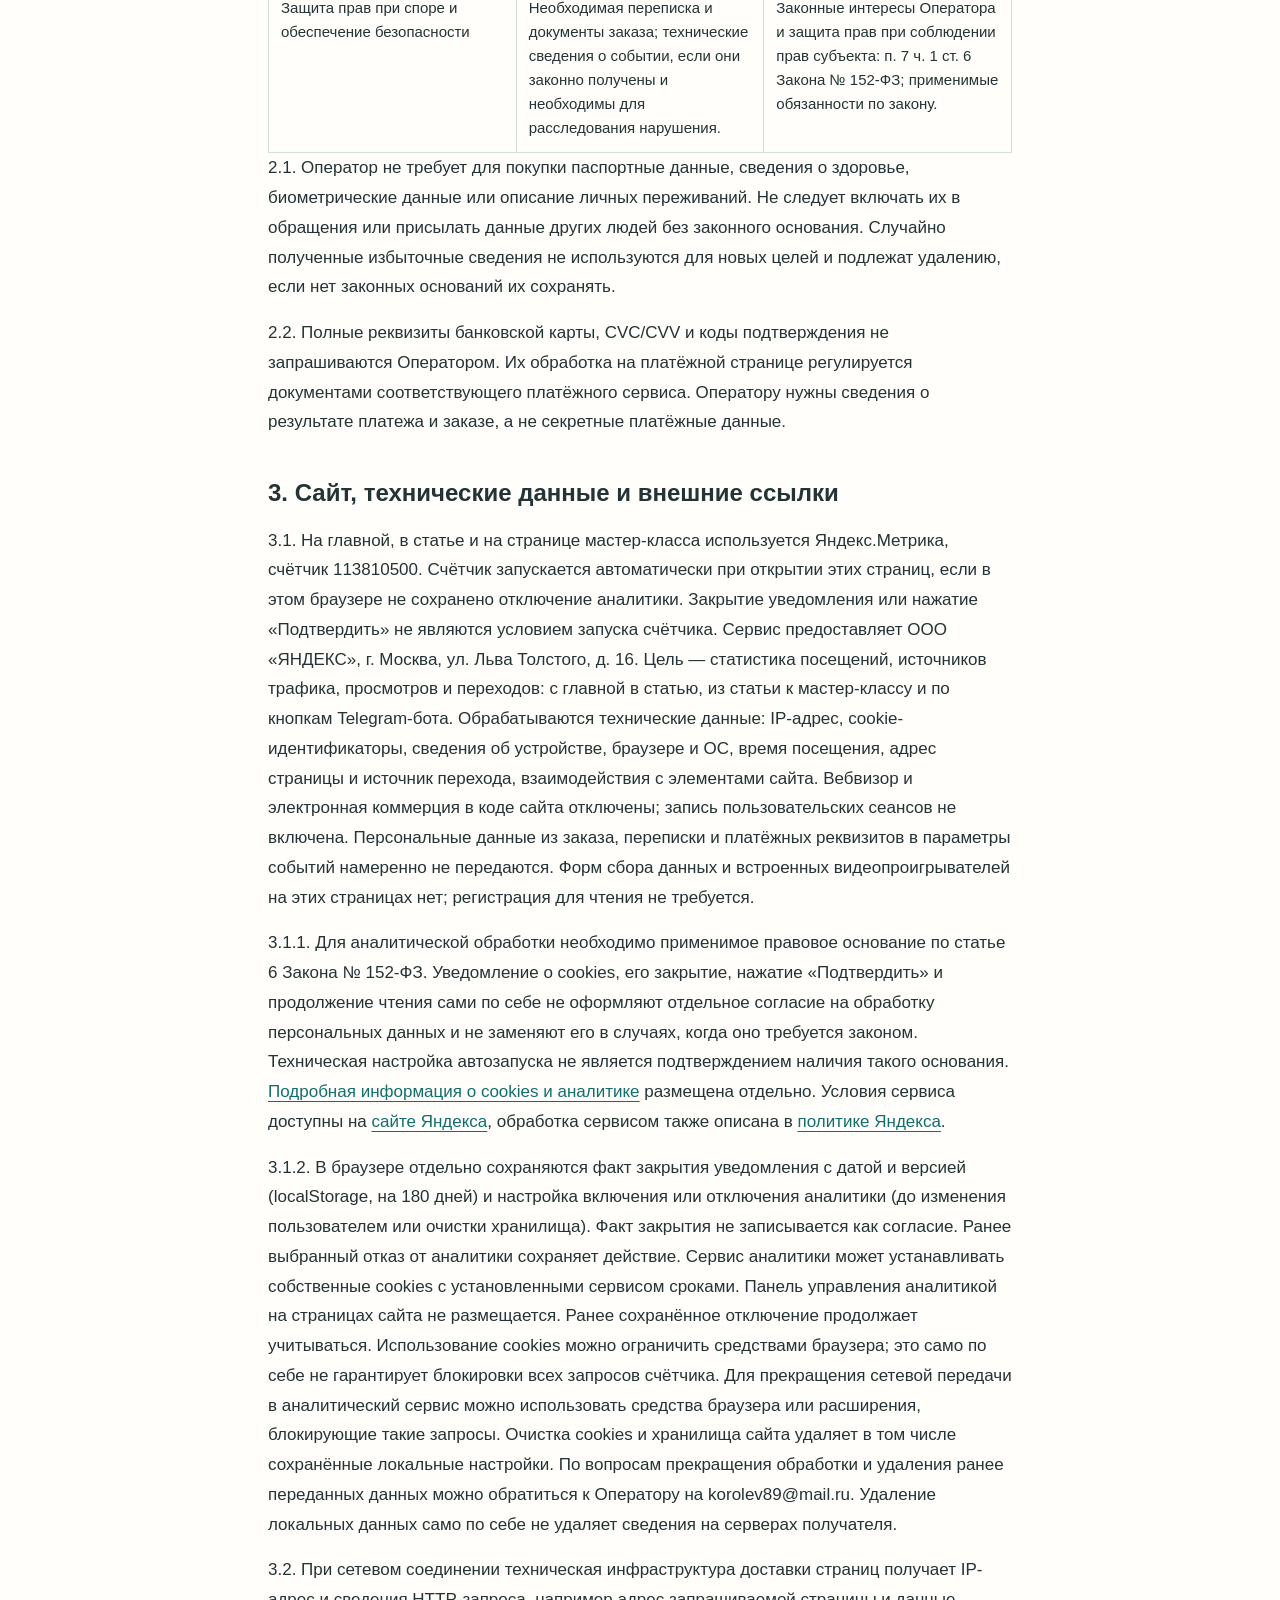
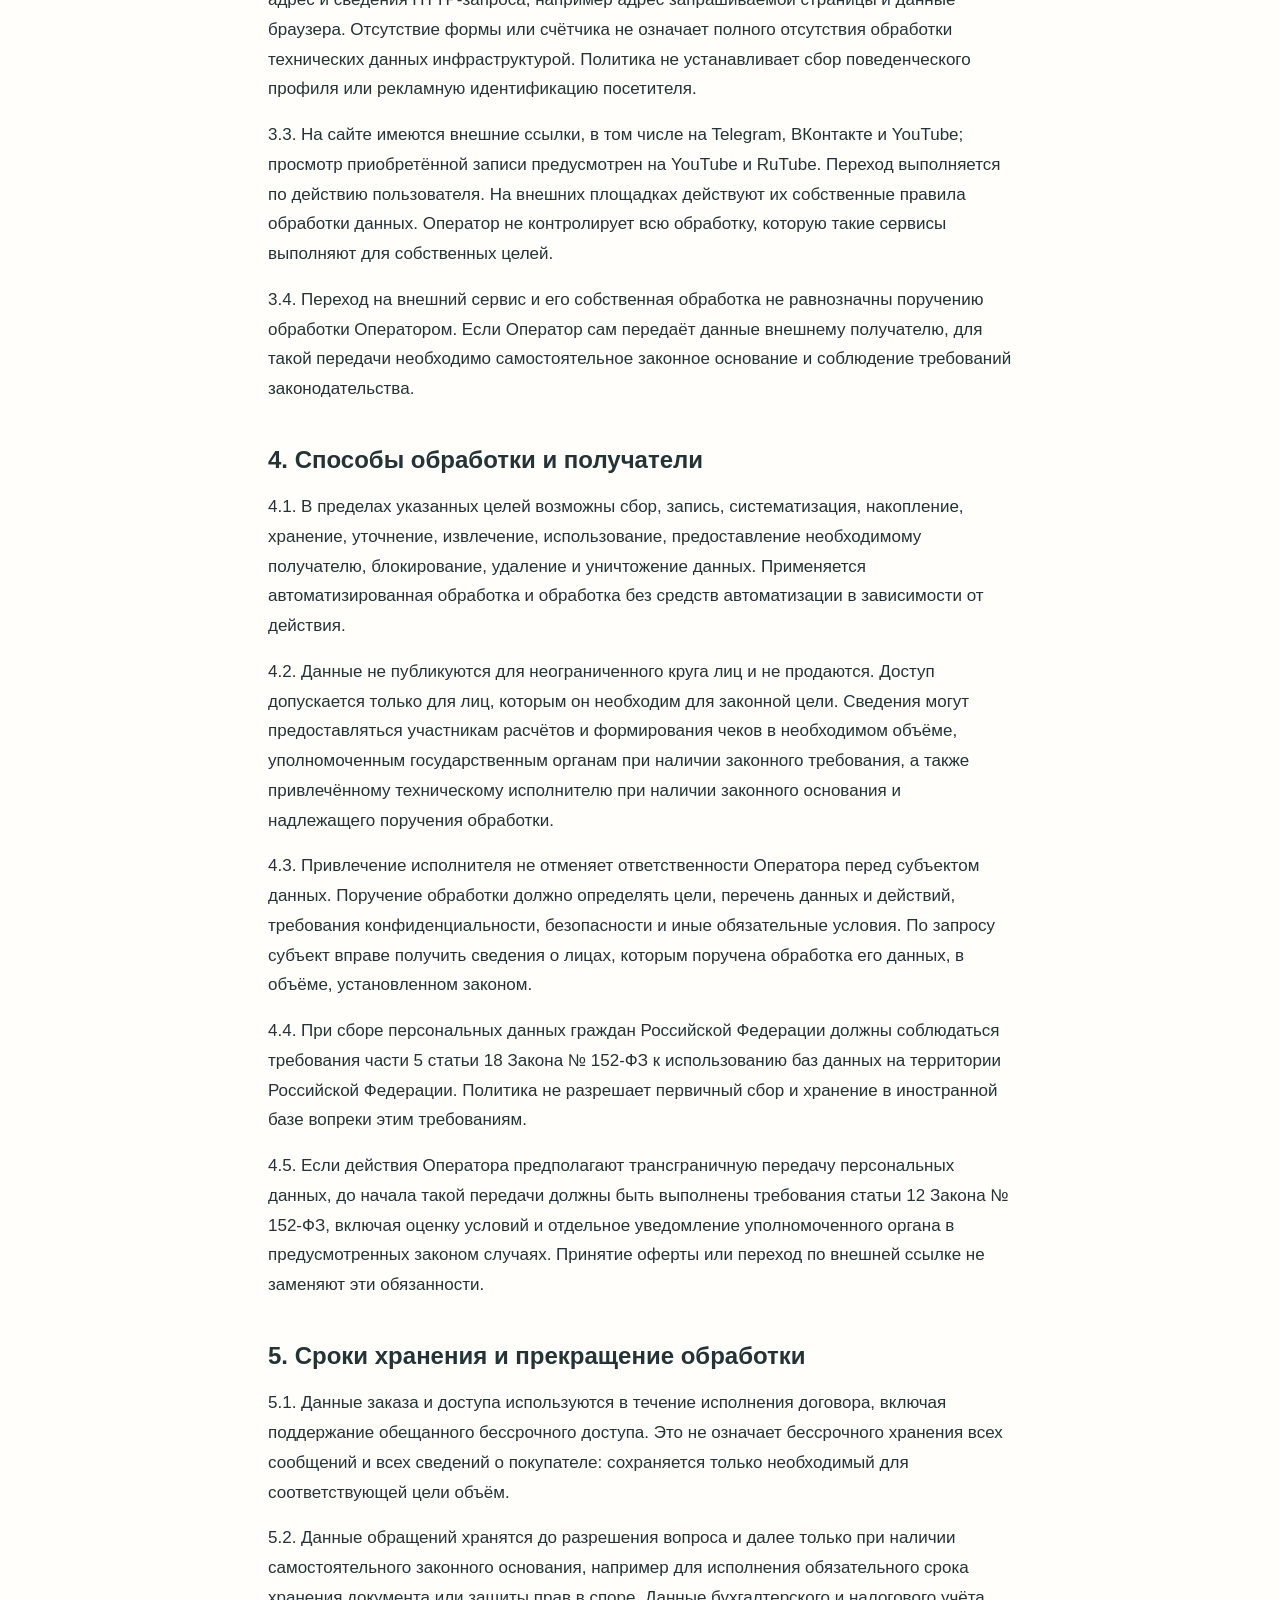
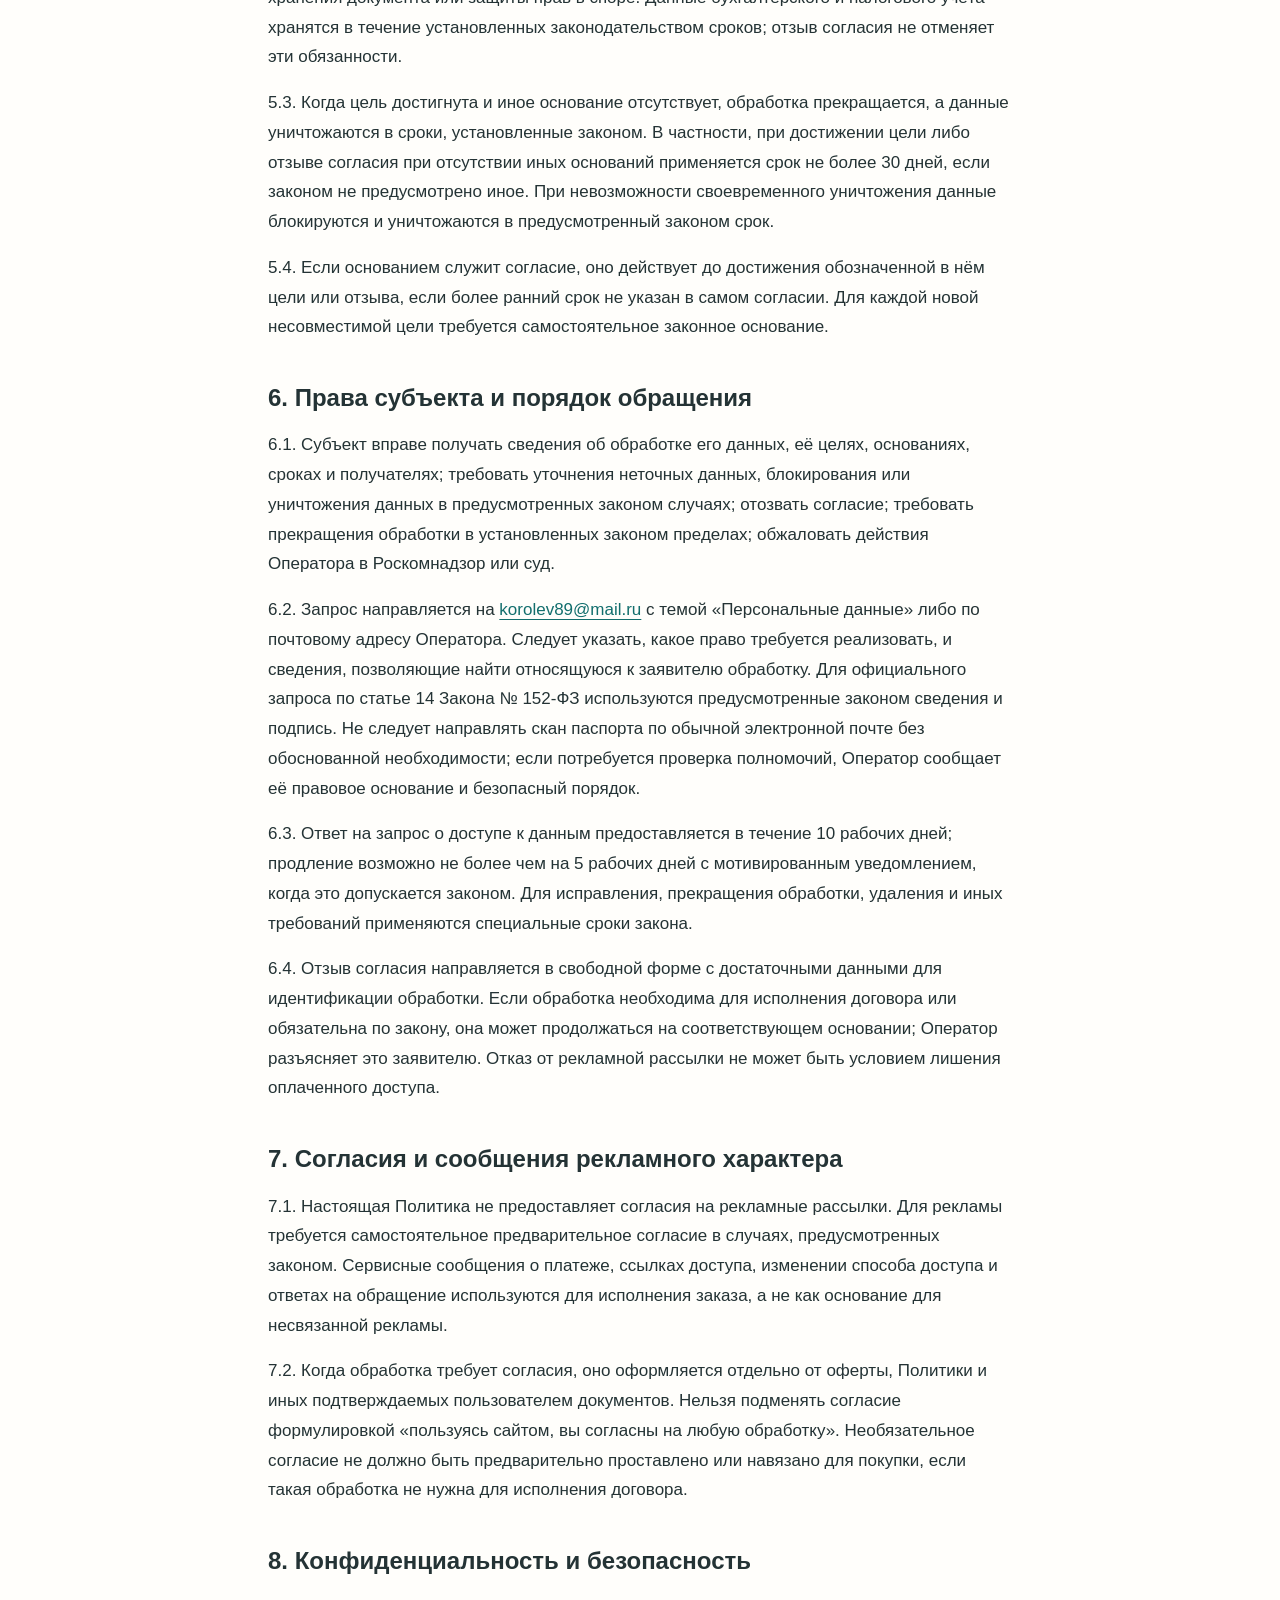
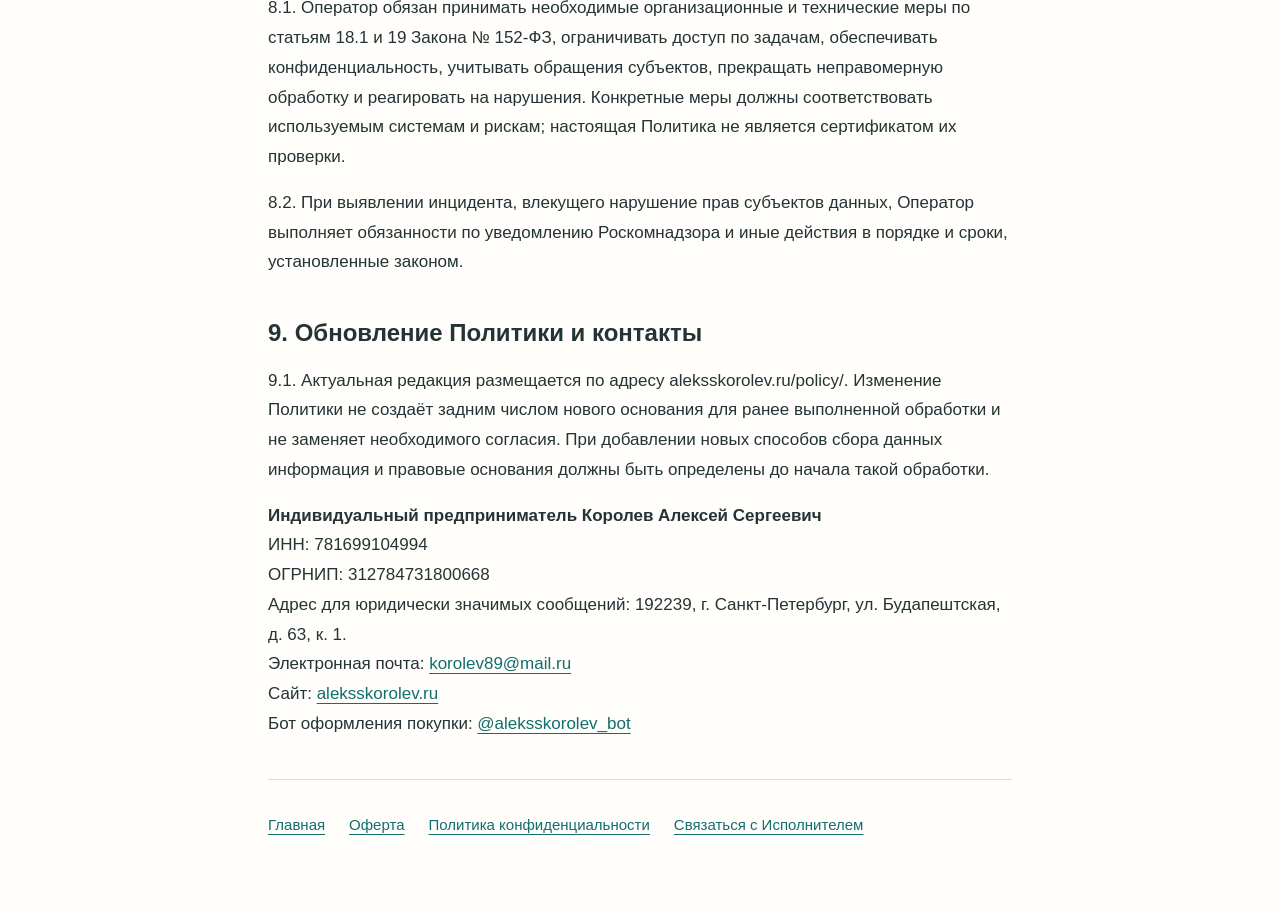
<file: policy/index.html>
<!doctype html><html lang="ru"><head><meta charset="utf-8"><meta name="viewport" content="width=device-width,initial-scale=1"><title>Политика конфиденциальности и обработки персональных данных — Алексей Королёв</title><meta name="description" content="Политика конфиденциальности и обработки персональных данных. ИП Королев Алексей Сергеевич. Мастер-класс «Выход из внутреннего тупика»."><link rel="canonical" href="https://aleksskorolev.ru/policy/"><style>*{box-sizing:border-box}html{scroll-behavior:smooth}body{margin:0;background:#fffefb;color:#243335;font:17px/1.75 Arial,Helvetica,sans-serif}main{max-width:800px;margin:auto;padding:48px 28px 64px}a{color:#126e6d;text-underline-offset:4px;overflow-wrap:anywhere}a:focus-visible{outline:2px solid #126e6d;outline-offset:4px}.back{display:inline-flex;align-items:center;min-height:44px;font-size:15px}.meta{color:#596969;font-size:14px;margin:16px 0 24px}h1{font:400 42px/1.18 Georgia,serif;letter-spacing:-.025em;margin:24px 0 16px;overflow-wrap:anywhere}h2{font-size:24px;line-height:1.35;margin:40px 0 16px}p{margin:0 0 16px}.lead{font-size:20px;line-height:1.55}li{margin-bottom:8px}ul{padding-left:24px}table{width:100%;border-collapse:collapse;font-size:15px;line-height:1.6;table-layout:fixed}th,td{text-align:left;vertical-align:top;border:1px solid #d4dedb;padding:12px;overflow-wrap:anywhere}th{background:#eef3f0}footer{border-top:1px solid #d4dedb;margin-top:40px;padding-top:24px;display:flex;flex-wrap:wrap;gap:12px 24px;font-size:15px}footer a{display:inline-flex;align-items:center;min-height:44px}@media(max-width:600px){main{padding:24px 20px 40px}h1{font-size:32px}h2{font-size:23px}body{font-size:16px}.lead{font-size:18px}table,thead,tbody,tr,td,th{display:block}thead{display:none}tr{border:1px solid #d4dedb;margin-bottom:16px}td{border:0;border-bottom:1px solid #e1e7e4;font-size:16px}td:first-child{font-weight:bold;background:#eef3f0}td:nth-child(2):before{content:'Данные: ';font-weight:bold}td:nth-child(3):before{content:'Основание: ';font-weight:bold}}@media print{body{font-size:11pt;background:white;color:black}main{max-width:none;padding:0}a{color:inherit}footer,.back{display:none}h2{break-after:avoid}tr{break-inside:avoid}}</style><link rel="stylesheet" href="../assets/analytics.css"><script defer src="../assets/analytics.js" data-track="false"></script></head><body><main><a class="back" href="../master-class/">← К мастер-классу</a><h1>Политика конфиденциальности и обработки персональных данных</h1><p class="meta">Редакция от 26 октября 2026 года</p>
<p class="lead">Порядок обработки персональных данных посетителей сайта, покупателей мастер-класса и лиц, обращающихся к Исполнителю.</p>
<h2>1. Оператор и область действия</h2>
<p>1.1. Оператор персональных данных — Индивидуальный предприниматель Королев Алексей Сергеевич, ИНН 781699104994, ОГРНИП 312784731800668, адрес: 192239, г. Санкт-Петербург, ул. Будапештская, д. 63, к. 1. Контакт по вопросам персональных данных: <a href="mailto:korolev89@mail.ru">korolev89@mail.ru</a>.</p>
<p>1.2. Политика относится к обработке Оператором данных при работе сайта aleksskorolev.ru, оформлении и исполнении заказа на мастер-класс «Выход из внутреннего тупика» через @aleksskorolev_bot, обработке обращений и выполнении обязанностей по закону. Применяется Федеральный закон № 152-ФЗ «О персональных данных» и иное применимое законодательство Российской Федерации.</p>
<p>1.3. Политика информирует об обработке и не является универсальным согласием. Само посещение сайта, переход по ссылке, запуск бота или ознакомление с Политикой не заменяют согласия там, где оно необходимо по закону.</p>
<h2>2. Какие данные и для чего обрабатываются</h2>
<table><thead><tr><th>Цель</th><th>Данные и источник</th><th>Правовое основание</th></tr></thead><tbody>
<tr><td>Оформление заказа, выдача и восстановление доступа</td><td>Полученные при взаимодействии с ботом идентификатор Telegram, имя профиля и username при их наличии; выбранный продукт, статус заказа, дата, сумма и идентификатор платежа. Контакт для выдачи доступа, если его сообщает покупатель.</td><td>Заключение договора по инициативе субъекта и исполнение договора: п. 5 ч. 1 ст. 6 Закона № 152-ФЗ.</td></tr>
<tr><td>Чек, учёт платежей, обязательная отчётность</td><td>Сведения о заказе и платеже; предоставленные для электронного чека адрес электронной почты или номер телефона; иные сведения только в объёме, обязательном по закону.</td><td>Исполнение обязанностей, установленных законом: п. 2 ч. 1 ст. 6 Закона № 152-ФЗ.</td></tr>
<tr><td>Ответ на вопрос, техническая помощь, претензия и возврат</td><td>Адрес электронной почты или Telegram-контакт, имя при его сообщении, текст обращения, сведения об оплате и заказе, необходимые реквизиты возврата. Источник — сам заявитель и документы заказа.</td><td>Заключение или исполнение договора, выполнение обязанностей по закону; для иных обращений — согласие, когда оно требуется.</td></tr>
<tr><td>Защита прав при споре и обеспечение безопасности</td><td>Необходимая переписка и документы заказа; технические сведения о событии, если они законно получены и необходимы для расследования нарушения.</td><td>Законные интересы Оператора и защита прав при соблюдении прав субъекта: п. 7 ч. 1 ст. 6 Закона № 152-ФЗ; применимые обязанности по закону.</td></tr>
</tbody></table>
<p>2.1. Оператор не требует для покупки паспортные данные, сведения о здоровье, биометрические данные или описание личных переживаний. Не следует включать их в обращения или присылать данные других людей без законного основания. Случайно полученные избыточные сведения не используются для новых целей и подлежат удалению, если нет законных оснований их сохранять.</p>
<p>2.2. Полные реквизиты банковской карты, CVC/CVV и коды подтверждения не запрашиваются Оператором. Их обработка на платёжной странице регулируется документами соответствующего платёжного сервиса. Оператору нужны сведения о результате платежа и заказе, а не секретные платёжные данные.</p>
<h2>3. Сайт, технические данные и внешние ссылки</h2>
<p>3.1. На главной, в статье и на странице мастер-класса используется Яндекс.Метрика, счётчик 113810500. Счётчик запускается автоматически при открытии этих страниц, если в этом браузере не сохранено отключение аналитики. Закрытие уведомления или нажатие «Подтвердить» не являются условием запуска счётчика. Сервис предоставляет ООО «ЯНДЕКС», г. Москва, ул. Льва Толстого, д. 16. Цель — статистика посещений, источников трафика, просмотров и переходов: с главной в статью, из статьи к мастер-классу и по кнопкам Telegram-бота. Обрабатываются технические данные: IP-адрес, cookie-идентификаторы, сведения об устройстве, браузере и ОС, время посещения, адрес страницы и источник перехода, взаимодействия с элементами сайта. Вебвизор и электронная коммерция в коде сайта отключены; запись пользовательских сеансов не включена. Персональные данные из заказа, переписки и платёжных реквизитов в параметры событий намеренно не передаются. Форм сбора данных и встроенных видеопроигрывателей на этих страницах нет; регистрация для чтения не требуется.</p>
<p>3.1.1. Для аналитической обработки необходимо применимое правовое основание по статье 6 Закона № 152-ФЗ. Уведомление о cookies, его закрытие, нажатие «Подтвердить» и продолжение чтения сами по себе не оформляют отдельное согласие на обработку персональных данных и не заменяют его в случаях, когда оно требуется законом. Техническая настройка автозапуска не является подтверждением наличия такого основания. <a href="../analytics-consent/">Подробная информация о cookies и аналитике</a> размещена отдельно. Условия сервиса доступны на <a href="https://yandex.ru/legal/metrica_termsofuse/">сайте Яндекса</a>, обработка сервисом также описана в <a href="https://yandex.ru/legal/confidential/">политике Яндекса</a>.</p><p>3.1.2. В браузере отдельно сохраняются факт закрытия уведомления с датой и версией (localStorage, на 180 дней) и настройка включения или отключения аналитики (до изменения пользователем или очистки хранилища). Факт закрытия не записывается как согласие. Ранее выбранный отказ от аналитики сохраняет действие. Сервис аналитики может устанавливать собственные cookies с установленными сервисом сроками. Панель управления аналитикой на страницах сайта не размещается. Ранее сохранённое отключение продолжает учитываться. Использование cookies можно ограничить средствами браузера; это само по себе не гарантирует блокировки всех запросов счётчика. Для прекращения сетевой передачи в аналитический сервис можно использовать средства браузера или расширения, блокирующие такие запросы. Очистка cookies и хранилища сайта удаляет в том числе сохранённые локальные настройки. По вопросам прекращения обработки и удаления ранее переданных данных можно обратиться к Оператору на korolev89@mail.ru. Удаление локальных данных само по себе не удаляет сведения на серверах получателя.</p><p>3.2. При сетевом соединении техническая инфраструктура доставки страниц получает IP-адрес и сведения HTTP-запроса, например адрес запрашиваемой страницы и данные браузера. Отсутствие формы или счётчика не означает полного отсутствия обработки технических данных инфраструктурой. Политика не устанавливает сбор поведенческого профиля или рекламную идентификацию посетителя.</p>
<p>3.3. На сайте имеются внешние ссылки, в том числе на Telegram, ВКонтакте и YouTube; просмотр приобретённой записи предусмотрен на YouTube и RuTube. Переход выполняется по действию пользователя. На внешних площадках действуют их собственные правила обработки данных. Оператор не контролирует всю обработку, которую такие сервисы выполняют для собственных целей.</p>
<p>3.4. Переход на внешний сервис и его собственная обработка не равнозначны поручению обработки Оператором. Если Оператор сам передаёт данные внешнему получателю, для такой передачи необходимо самостоятельное законное основание и соблюдение требований законодательства.</p>
<h2>4. Способы обработки и получатели</h2>
<p>4.1. В пределах указанных целей возможны сбор, запись, систематизация, накопление, хранение, уточнение, извлечение, использование, предоставление необходимому получателю, блокирование, удаление и уничтожение данных. Применяется автоматизированная обработка и обработка без средств автоматизации в зависимости от действия.</p>
<p>4.2. Данные не публикуются для неограниченного круга лиц и не продаются. Доступ допускается только для лиц, которым он необходим для законной цели. Сведения могут предоставляться участникам расчётов и формирования чеков в необходимом объёме, уполномоченным государственным органам при наличии законного требования, а также привлечённому техническому исполнителю при наличии законного основания и надлежащего поручения обработки.</p>
<p>4.3. Привлечение исполнителя не отменяет ответственности Оператора перед субъектом данных. Поручение обработки должно определять цели, перечень данных и действий, требования конфиденциальности, безопасности и иные обязательные условия. По запросу субъект вправе получить сведения о лицах, которым поручена обработка его данных, в объёме, установленном законом.</p>
<p>4.4. При сборе персональных данных граждан Российской Федерации должны соблюдаться требования части 5 статьи 18 Закона № 152-ФЗ к использованию баз данных на территории Российской Федерации. Политика не разрешает первичный сбор и хранение в иностранной базе вопреки этим требованиям.</p>
<p>4.5. Если действия Оператора предполагают трансграничную передачу персональных данных, до начала такой передачи должны быть выполнены требования статьи 12 Закона № 152-ФЗ, включая оценку условий и отдельное уведомление уполномоченного органа в предусмотренных законом случаях. Принятие оферты или переход по внешней ссылке не заменяют эти обязанности.</p>
<h2>5. Сроки хранения и прекращение обработки</h2>
<p>5.1. Данные заказа и доступа используются в течение исполнения договора, включая поддержание обещанного бессрочного доступа. Это не означает бессрочного хранения всех сообщений и всех сведений о покупателе: сохраняется только необходимый для соответствующей цели объём.</p>
<p>5.2. Данные обращений хранятся до разрешения вопроса и далее только при наличии самостоятельного законного основания, например для исполнения обязательного срока хранения документа или защиты прав в споре. Данные бухгалтерского и налогового учёта хранятся в течение установленных законодательством сроков; отзыв согласия не отменяет эти обязанности.</p>
<p>5.3. Когда цель достигнута и иное основание отсутствует, обработка прекращается, а данные уничтожаются в сроки, установленные законом. В частности, при достижении цели либо отзыве согласия при отсутствии иных оснований применяется срок не более 30 дней, если законом не предусмотрено иное. При невозможности своевременного уничтожения данные блокируются и уничтожаются в предусмотренный законом срок.</p>
<p>5.4. Если основанием служит согласие, оно действует до достижения обозначенной в нём цели или отзыва, если более ранний срок не указан в самом согласии. Для каждой новой несовместимой цели требуется самостоятельное законное основание.</p>
<h2>6. Права субъекта и порядок обращения</h2>
<p>6.1. Субъект вправе получать сведения об обработке его данных, её целях, основаниях, сроках и получателях; требовать уточнения неточных данных, блокирования или уничтожения данных в предусмотренных законом случаях; отозвать согласие; требовать прекращения обработки в установленных законом пределах; обжаловать действия Оператора в Роскомнадзор или суд.</p>
<p>6.2. Запрос направляется на <a href="mailto:korolev89@mail.ru">korolev89@mail.ru</a> с темой «Персональные данные» либо по почтовому адресу Оператора. Следует указать, какое право требуется реализовать, и сведения, позволяющие найти относящуюся к заявителю обработку. Для официального запроса по статье 14 Закона № 152-ФЗ используются предусмотренные законом сведения и подпись. Не следует направлять скан паспорта по обычной электронной почте без обоснованной необходимости; если потребуется проверка полномочий, Оператор сообщает её правовое основание и безопасный порядок.</p>
<p>6.3. Ответ на запрос о доступе к данным предоставляется в течение 10 рабочих дней; продление возможно не более чем на 5 рабочих дней с мотивированным уведомлением, когда это допускается законом. Для исправления, прекращения обработки, удаления и иных требований применяются специальные сроки закона.</p>
<p>6.4. Отзыв согласия направляется в свободной форме с достаточными данными для идентификации обработки. Если обработка необходима для исполнения договора или обязательна по закону, она может продолжаться на соответствующем основании; Оператор разъясняет это заявителю. Отказ от рекламной рассылки не может быть условием лишения оплаченного доступа.</p>
<h2>7. Согласия и сообщения рекламного характера</h2>
<p>7.1. Настоящая Политика не предоставляет согласия на рекламные рассылки. Для рекламы требуется самостоятельное предварительное согласие в случаях, предусмотренных законом. Сервисные сообщения о платеже, ссылках доступа, изменении способа доступа и ответах на обращение используются для исполнения заказа, а не как основание для несвязанной рекламы.</p>
<p>7.2. Когда обработка требует согласия, оно оформляется отдельно от оферты, Политики и иных подтверждаемых пользователем документов. Нельзя подменять согласие формулировкой «пользуясь сайтом, вы согласны на любую обработку». Необязательное согласие не должно быть предварительно проставлено или навязано для покупки, если такая обработка не нужна для исполнения договора.</p>
<h2>8. Конфиденциальность и безопасность</h2>
<p>8.1. Оператор обязан принимать необходимые организационные и технические меры по статьям 18.1 и 19 Закона № 152-ФЗ, ограничивать доступ по задачам, обеспечивать конфиденциальность, учитывать обращения субъектов, прекращать неправомерную обработку и реагировать на нарушения. Конкретные меры должны соответствовать используемым системам и рискам; настоящая Политика не является сертификатом их проверки.</p>
<p>8.2. При выявлении инцидента, влекущего нарушение прав субъектов данных, Оператор выполняет обязанности по уведомлению Роскомнадзора и иные действия в порядке и сроки, установленные законом.</p>
<h2>9. Обновление Политики и контакты</h2>
<p>9.1. Актуальная редакция размещается по адресу aleksskorolev.ru/policy/. Изменение Политики не создаёт задним числом нового основания для ранее выполненной обработки и не заменяет необходимого согласия. При добавлении новых способов сбора данных информация и правовые основания должны быть определены до начала такой обработки.</p>
<p><strong>Индивидуальный предприниматель Королев Алексей Сергеевич</strong><br>ИНН: 781699104994<br>ОГРНИП: 312784731800668<br>Адрес для юридически значимых сообщений: 192239, г. Санкт-Петербург, ул. Будапештская, д. 63, к. 1.<br>Электронная почта: <a href="mailto:korolev89@mail.ru">korolev89@mail.ru</a><br>Сайт: <a href="https://aleksskorolev.ru/">aleksskorolev.ru</a><br>Бот оформления покупки: <a href="https://t.me/aleksskorolev_bot">@aleksskorolev_bot</a></p><footer><a href="../">Главная</a><a href="../oferta/">Оферта</a><a href="../policy/">Политика конфиденциальности</a><a href="mailto:korolev89@mail.ru">Связаться с Исполнителем</a></footer></main></body></html>
</file>
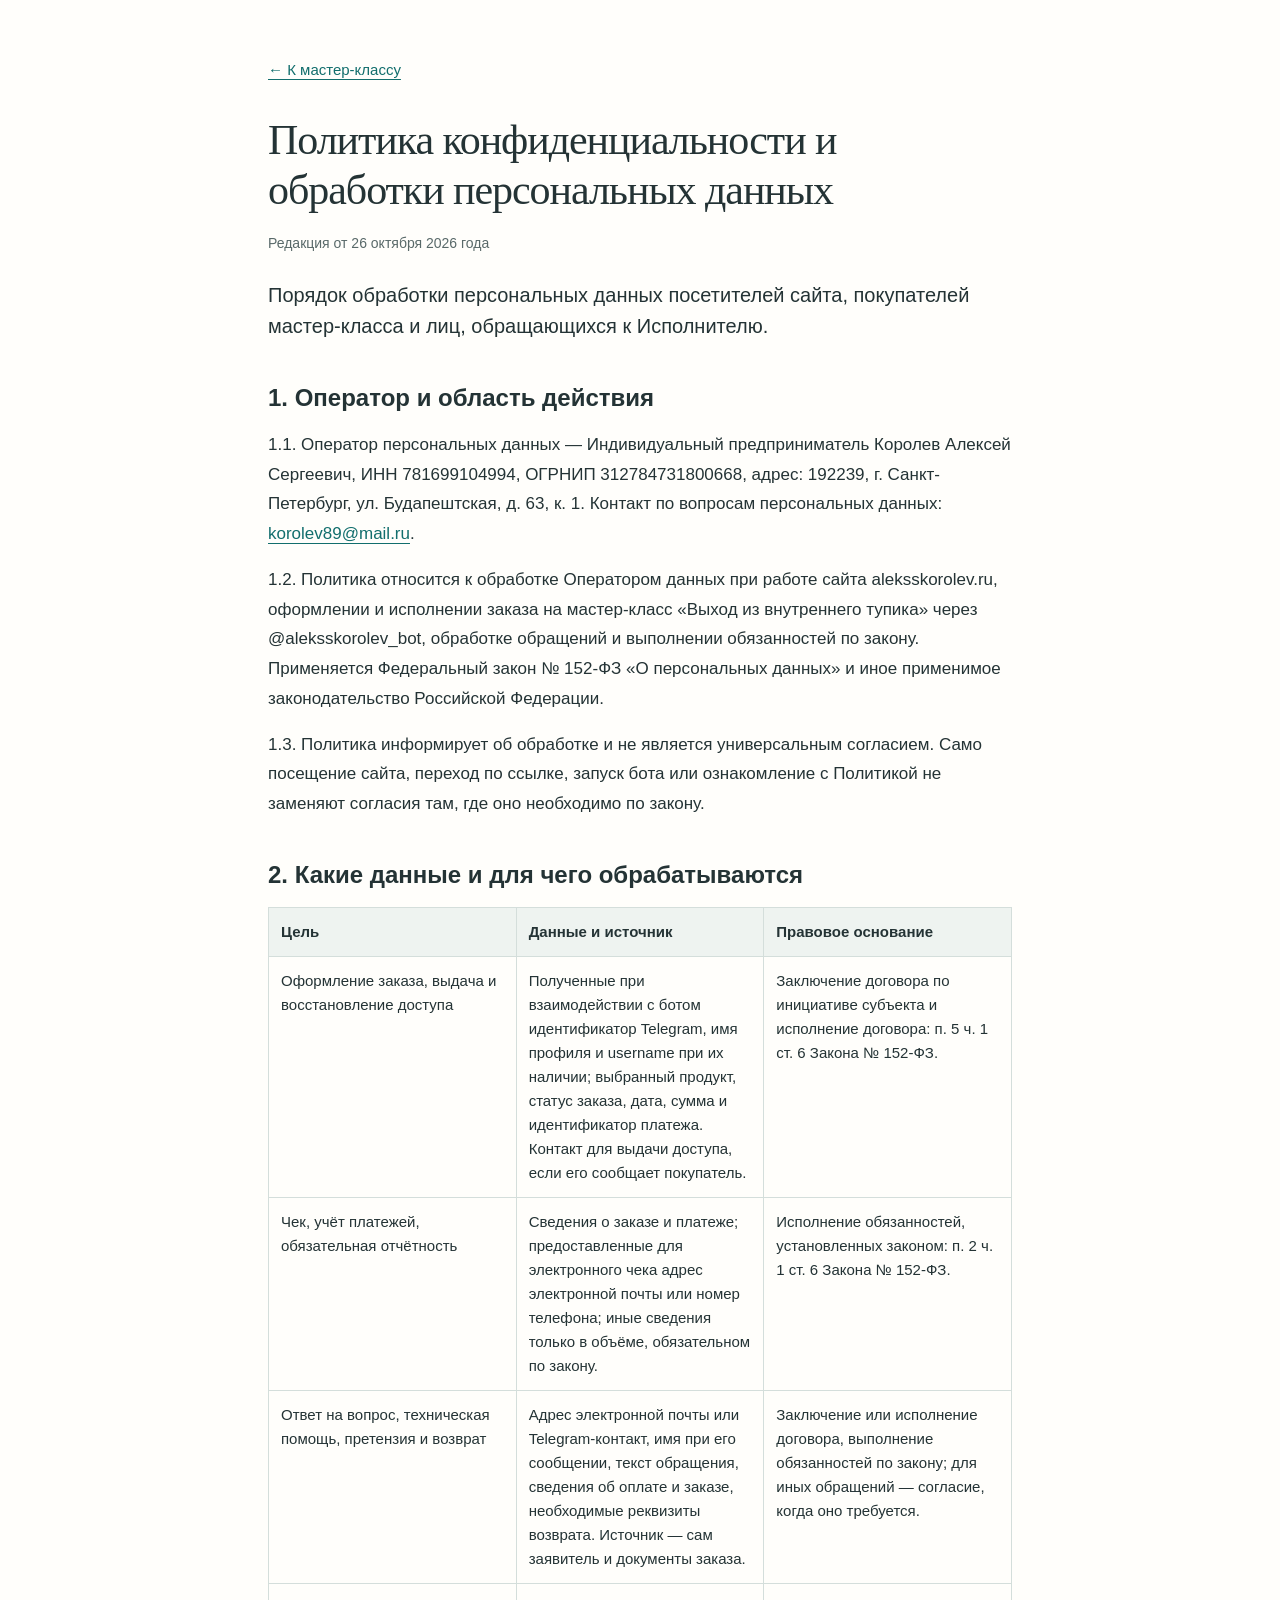
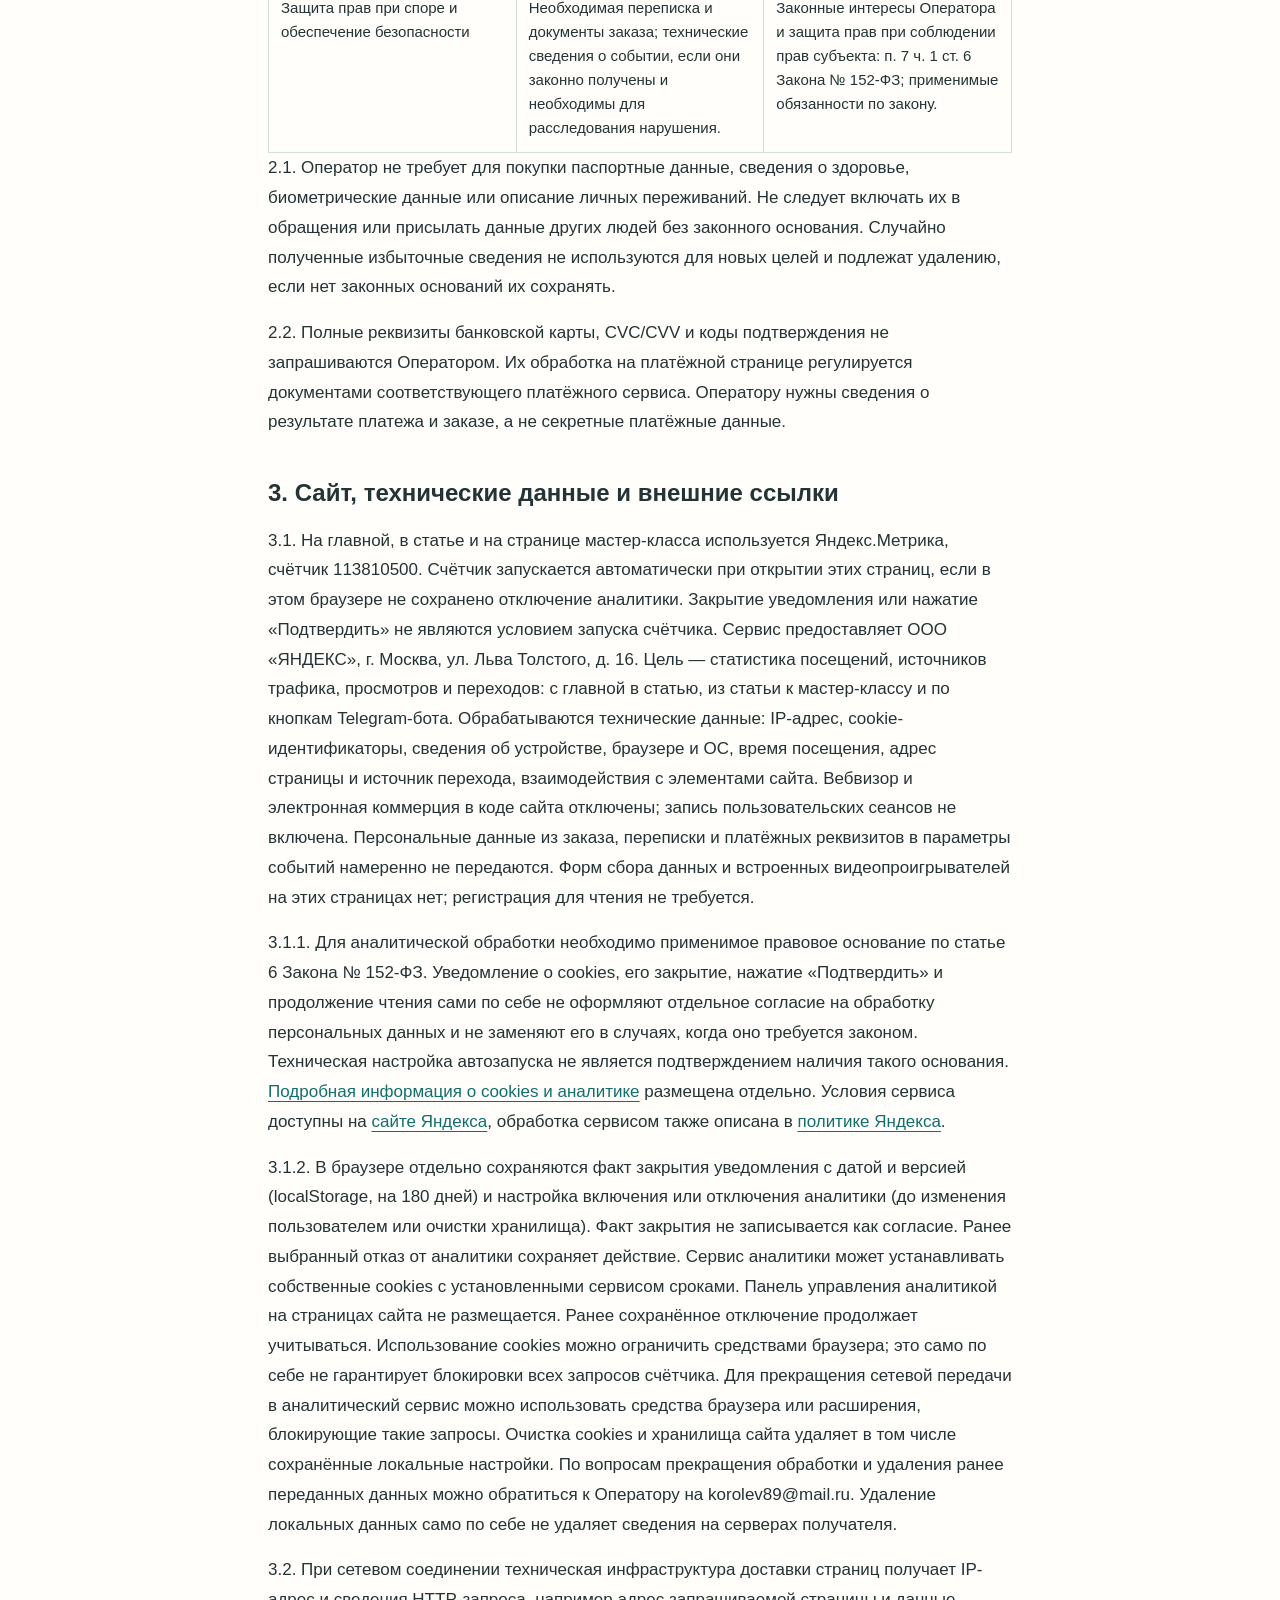
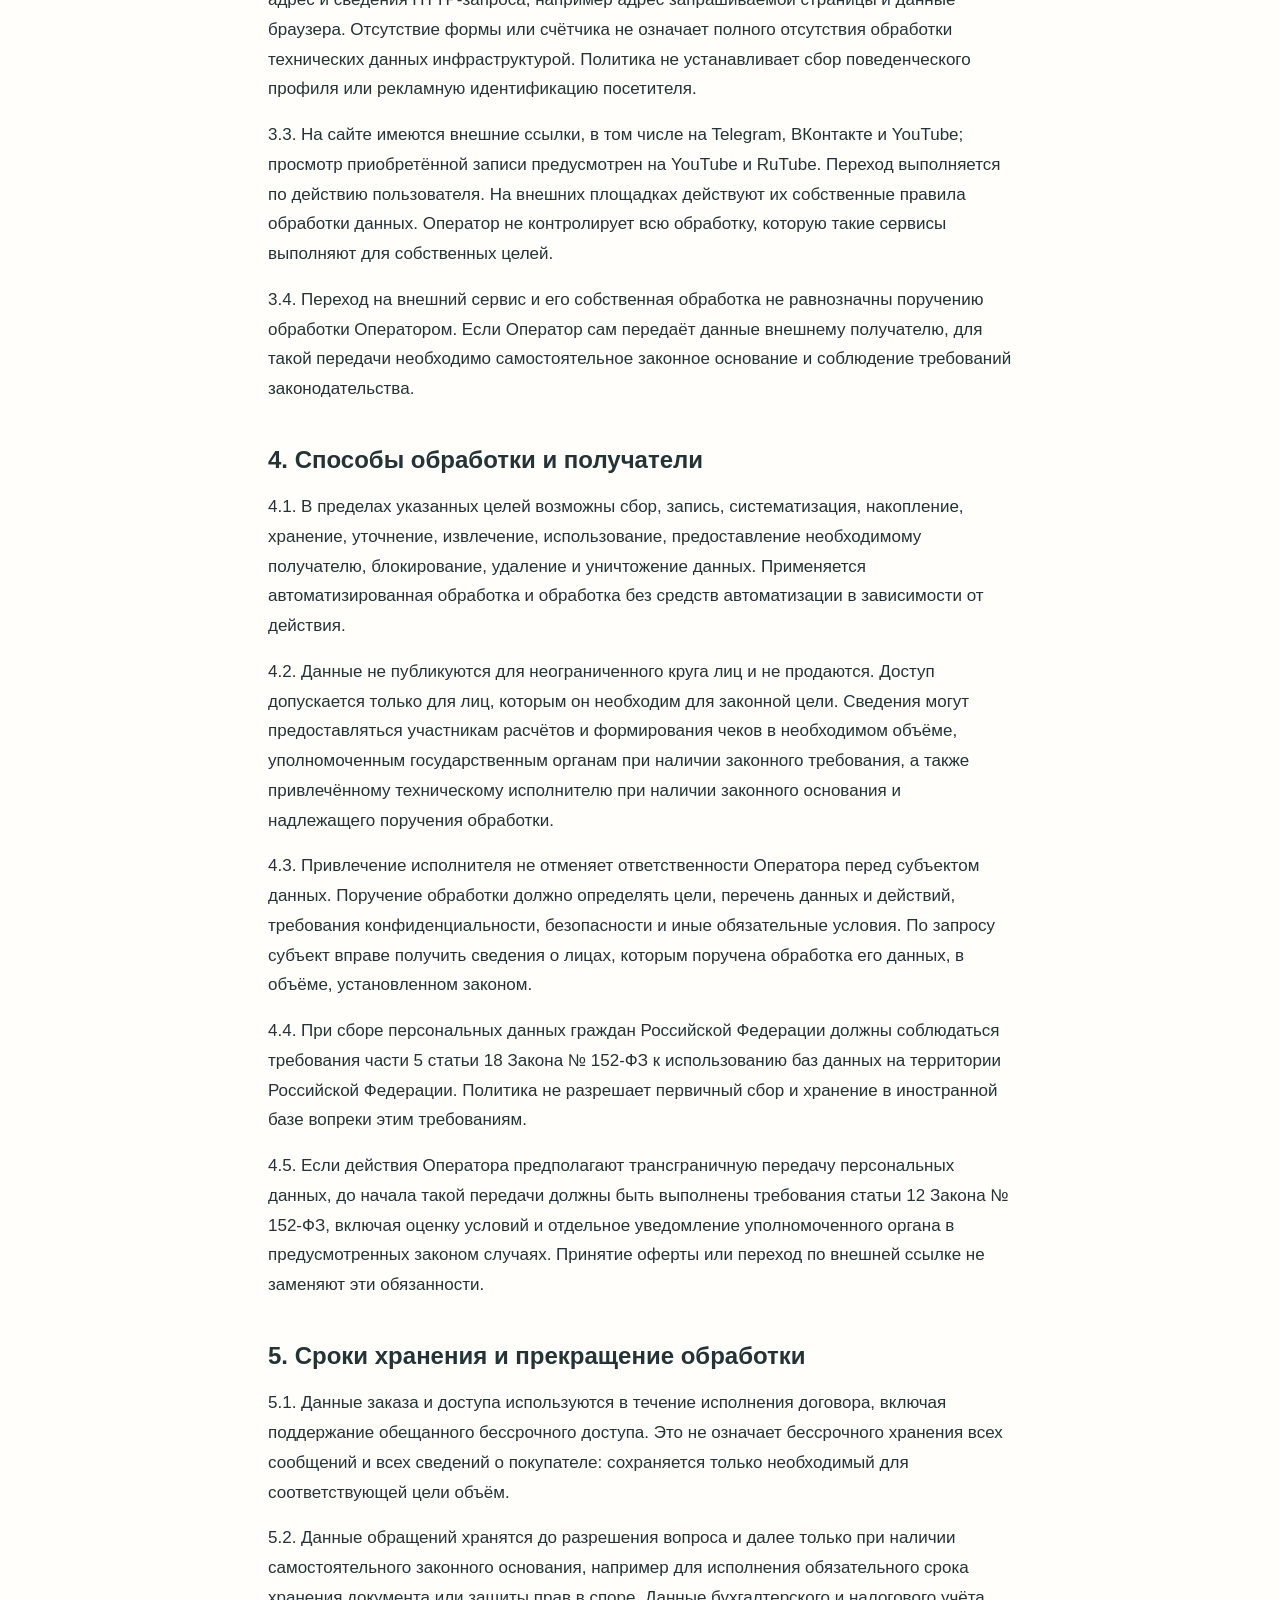
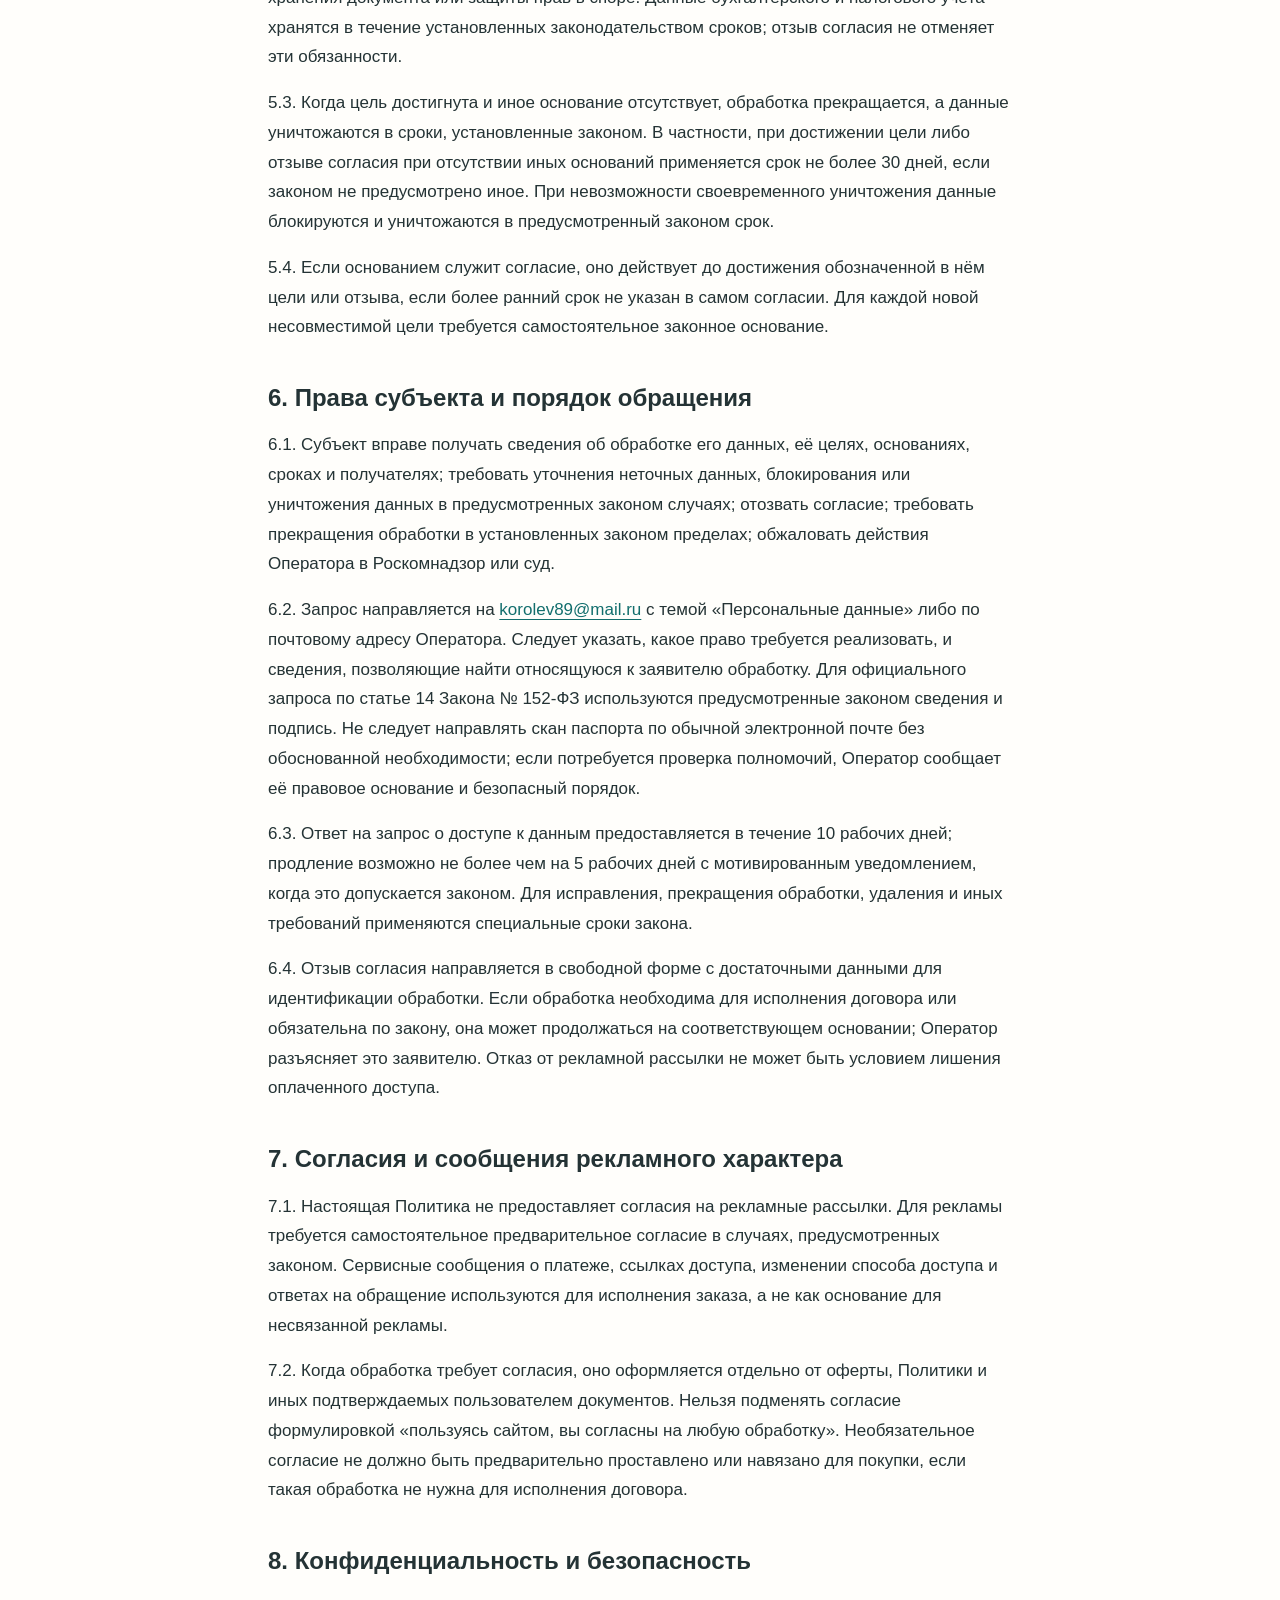
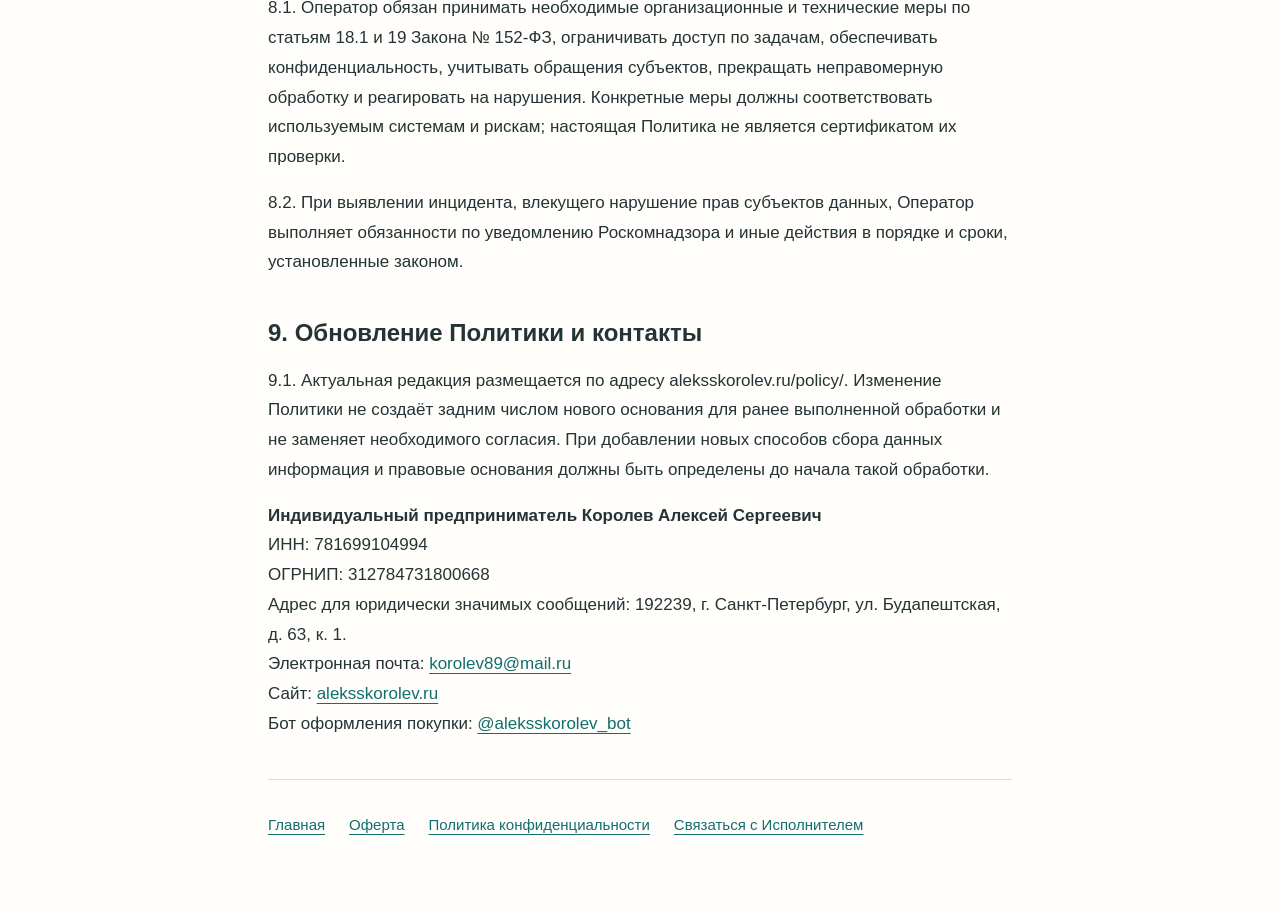
<file: privacy/index.html>
<!doctype html><html lang="ru"><head><meta charset="utf-8"><meta name="viewport" content="width=device-width,initial-scale=1"><meta http-equiv="refresh" content="0;url=../policy/"><link rel="canonical" href="https://aleksskorolev.ru/policy/"><title>Политика конфиденциальности</title></head><body><p><a href="../policy/">Перейти к политике конфиденциальности</a></p></body></html>
</file>
<file: assets/analytics.css>
/* Compact bottom notice. Acknowledgement is not recorded as consent. */
html{scroll-padding-bottom:var(--ak-notice-space,0px)}body{padding-bottom:var(--ak-notice-space,0px)!important}
.ak-consent,.ak-privacy{font:14px/1.55 Arial,Helvetica,sans-serif;color:#243335;box-sizing:border-box}
.ak-consent{position:fixed;z-index:1000;bottom:16px;left:50%;transform:translateX(-50%);width:calc(100% - 32px);max-width:940px;background:#fffefb;border:1px solid #d4dedb;border-radius:12px;box-shadow:0 2px 8px #24333514;padding:20px 56px 20px 24px}
.ak-consent[hidden],.ak-privacy__panel[hidden]{display:none!important}
.ak-consent__inner{display:flex;align-items:center;gap:16px 24px}
.ak-consent p{font:15px/1.55 Arial,Helvetica,sans-serif;margin:0;flex:1;color:#243335}
.ak-consent a,.ak-privacy a{display:inline;min-height:0;color:#126e6d;text-decoration:underline;text-underline-offset:3px}
.ak-consent__actions{flex-shrink:0}
.ak-consent button,.ak-privacy button{appearance:none;position:static;transform:none;width:auto;height:auto;margin:0;border:1px solid #557471;border-radius:6px;background:#fff;color:#243335;font:15px/1.3 Arial,Helvetica,sans-serif;min-height:44px;padding:10px 18px;cursor:pointer;box-shadow:none;letter-spacing:normal;text-transform:none;white-space:normal}
.ak-consent button[data-ak-confirm]{min-height:60px;padding:16px 24px;background:#245ad1;color:#fff;border-color:#245ad1;font-size:16px;font-weight:600}
.ak-consent button[data-ak-confirm]:hover{background:#1e4db8;border-color:#1e4db8}
.ak-consent button[data-ak-confirm]:active{background:#19429f;border-color:#19429f}
.ak-consent button[data-ak-confirm]:focus-visible{outline-color:#245ad1}
.ak-consent button.ak-consent__close{position:absolute;right:4px;top:4px;border:0;background:transparent;font-size:27px;line-height:1;width:44px;height:44px;min-height:44px;padding:0;color:#526461}
.ak-consent button:focus-visible,.ak-privacy button:focus-visible,.ak-consent a:focus-visible{outline:3px solid #126e6d;outline-offset:3px}
.ak-privacy{display:block!important;text-align:center;padding:12px 24px;background:#fffefb;border-top:1px solid #d4dedb}
.ak-privacy button{border:0;background:transparent;color:#126e6d;text-decoration:underline;text-underline-offset:3px;padding:8px;min-height:44px;font-size:14px}
.ak-privacy p{font:14px/1.5 Arial,Helvetica,sans-serif;margin:0 0 8px;color:#526461}
.ak-privacy__panel{max-width:680px;margin:8px auto;padding:16px;background:#f0f5f3;border-radius:8px}
.ak-privacy__panel button{border:1px solid #557471;background:#fff;padding:10px 18px}
@media(max-width:720px){.ak-consent{bottom:12px;width:calc(100% - 24px);padding:20px}.ak-consent__inner{display:block}.ak-consent p{padding-right:18px;font-size:14px}.ak-consent__actions{margin-top:16px}.ak-consent button[data-ak-confirm]{width:100%}.ak-privacy{padding:12px 20px}}
@media print{body{padding-bottom:0!important}.ak-consent,.ak-privacy{display:none!important}}
</file>
